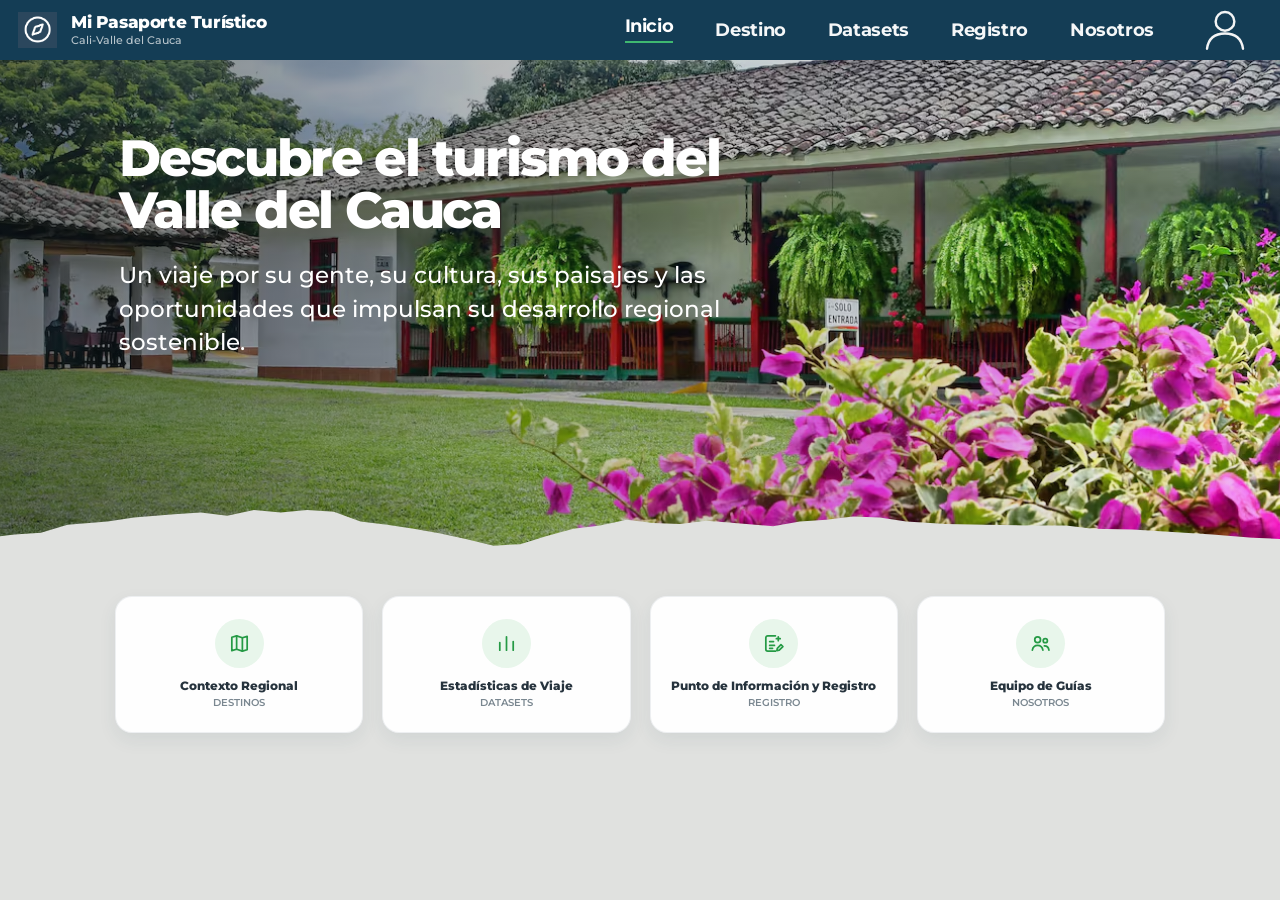
<file: index.html>
<!doctype html>
<html lang="es">
  <head>
    <meta charset="UTF-8" />
    <meta name="viewport" content="width=device-width, initial-scale=1.0" />
    <meta name="description" content="Mi pasaporte turístico del Valle del Cauca." />
    <title>Mi Pasaporte Turístico | Valle del Cauca</title>
    <link rel="preconnect" href="https://fonts.googleapis.com" />
    <link rel="preconnect" href="https://fonts.gstatic.com" crossorigin />
    <link href="https://fonts.googleapis.com/css2?family=Montserrat:wght@400;500;600;700;800&display=swap" rel="stylesheet" />
    <link rel="stylesheet" href="styles.css" />
    <style>
      .quick-icon svg {
        width: 23px;
        height: 23px;
        fill: none;
        stroke: #259a45;
        stroke-linecap: round;
        stroke-linejoin: round;
        stroke-width: 1.8;
      }
    </style>
  </head>
  <body>
    <header class="site-header">
      <a class="brand" href="index.html" aria-label="Mi Pasaporte Turístico, inicio">
        <span class="brand-mark"><img src="img/logo.png" alt="" /></span>
        <span class="brand-copy">
          <strong>Mi Pasaporte Turístico</strong>
          <small>Cali-Valle del Cauca</small>
        </span>
      </a>
      <nav class="main-nav" aria-label="Navegación principal">
        <a href="index.html">Inicio</a>
        <a href="destino.html">Destino</a>
        <a href="datasets.html">Datasets</a>
        <a href="registro.html">Registro</a>
        <a href="nosotros.html">Nosotros</a>
      </nav>
      <button class="profile-button" type="button" aria-label="Ir a contacto">
        <svg viewBox="0 0 32 32" aria-hidden="true">
          <circle cx="16" cy="10" r="6.5" />
          <path d="M3.5 29c1-7 5.2-10.5 12.5-10.5S27.5 22 28.5 29" />
        </svg>
      </button>
      <button class="menu-button" type="button" aria-label="Abrir menú" aria-expanded="false">
        <span></span><span></span><span></span>
      </button>
    </header>
    <main>
      <section class="home-hero" id="inicio">
        <div class="home-hero-image" role="img" aria-label="Casa tradicional del Valle del Cauca rodeada de flores"></div>
        <div class="home-shade"></div>
        <div class="home-copy">
          <h1>Descubre el turismo del<br class="desktop-break" /> Valle del Cauca</h1>
          <p>Un viaje por su gente, su cultura, sus paisajes y las<br class="desktop-break" /> oportunidades que impulsan su desarrollo regional<br class="desktop-break" /> sostenible.</p>
        </div>
        <div class="torn-edge" aria-hidden="true"></div>
      </section>
      <section class="quick-links" aria-label="Accesos rápidos">
        <a class="quick-link" href="destino.html">
          <span class="quick-icon">
            <svg viewBox="0 0 24 24" aria-hidden="true">
              <path d="M4 5.5 9 4l6 2 5-1.5v14L15 20l-6-2-5 1.5z" />
              <path d="M9 4v14M15 6v14" />
            </svg>
          </span>
          <span class="quick-title">Contexto Regional</span>
          <span class="quick-subtitle">DESTINOS</span>
        </a>
        <a class="quick-link" href="datasets.html">
          <span class="quick-icon">
            <svg viewBox="0 0 24 24" aria-hidden="true">
              <path d="M5 19V11M12 19V5M19 19v-9" />
            </svg>
          </span>
          <span class="quick-title">Estadísticas de Viaje</span>
          <span class="quick-subtitle">DATASETS</span>
        </a>
        <a class="quick-link" href="registro.html">
          <span class="quick-icon">
            <svg viewBox="0 0 24 24" aria-hidden="true">
              <path d="M14 4H6a2 2 0 0 0-2 2v12a2 2 0 0 0 2 2h8" />
              <path d="M17 5v4M15 7h4M8 10h4M8 14h5M8 17h3" />
              <path d="m16 17 3.8-3.8 2 2L18 19l-2.5.5z" />
            </svg>
          </span>
          <span class="quick-title">Punto de Información y Registro</span>
          <span class="quick-subtitle">REGISTRO</span>
        </a>
        <a class="quick-link" href="nosotros.html">
          <span class="quick-icon">
            <svg viewBox="0 0 24 24" aria-hidden="true">
              <circle cx="9" cy="8" r="3" />
              <path d="M3.5 19c.6-3.4 2.3-5 5.5-5s4.9 1.6 5.5 5" />
              <circle cx="17" cy="9" r="2.2" />
              <path d="M16 14.5c2.8-.1 4.4 1.4 4.8 4.5" />
            </svg>
          </span>
          <span class="quick-title">Equipo de Guías</span>
          <span class="quick-subtitle">NOSOTROS</span>
        </a>
      </section>
    </main>
    <script src="script.js"></script>
  </body>
</html>
</file>
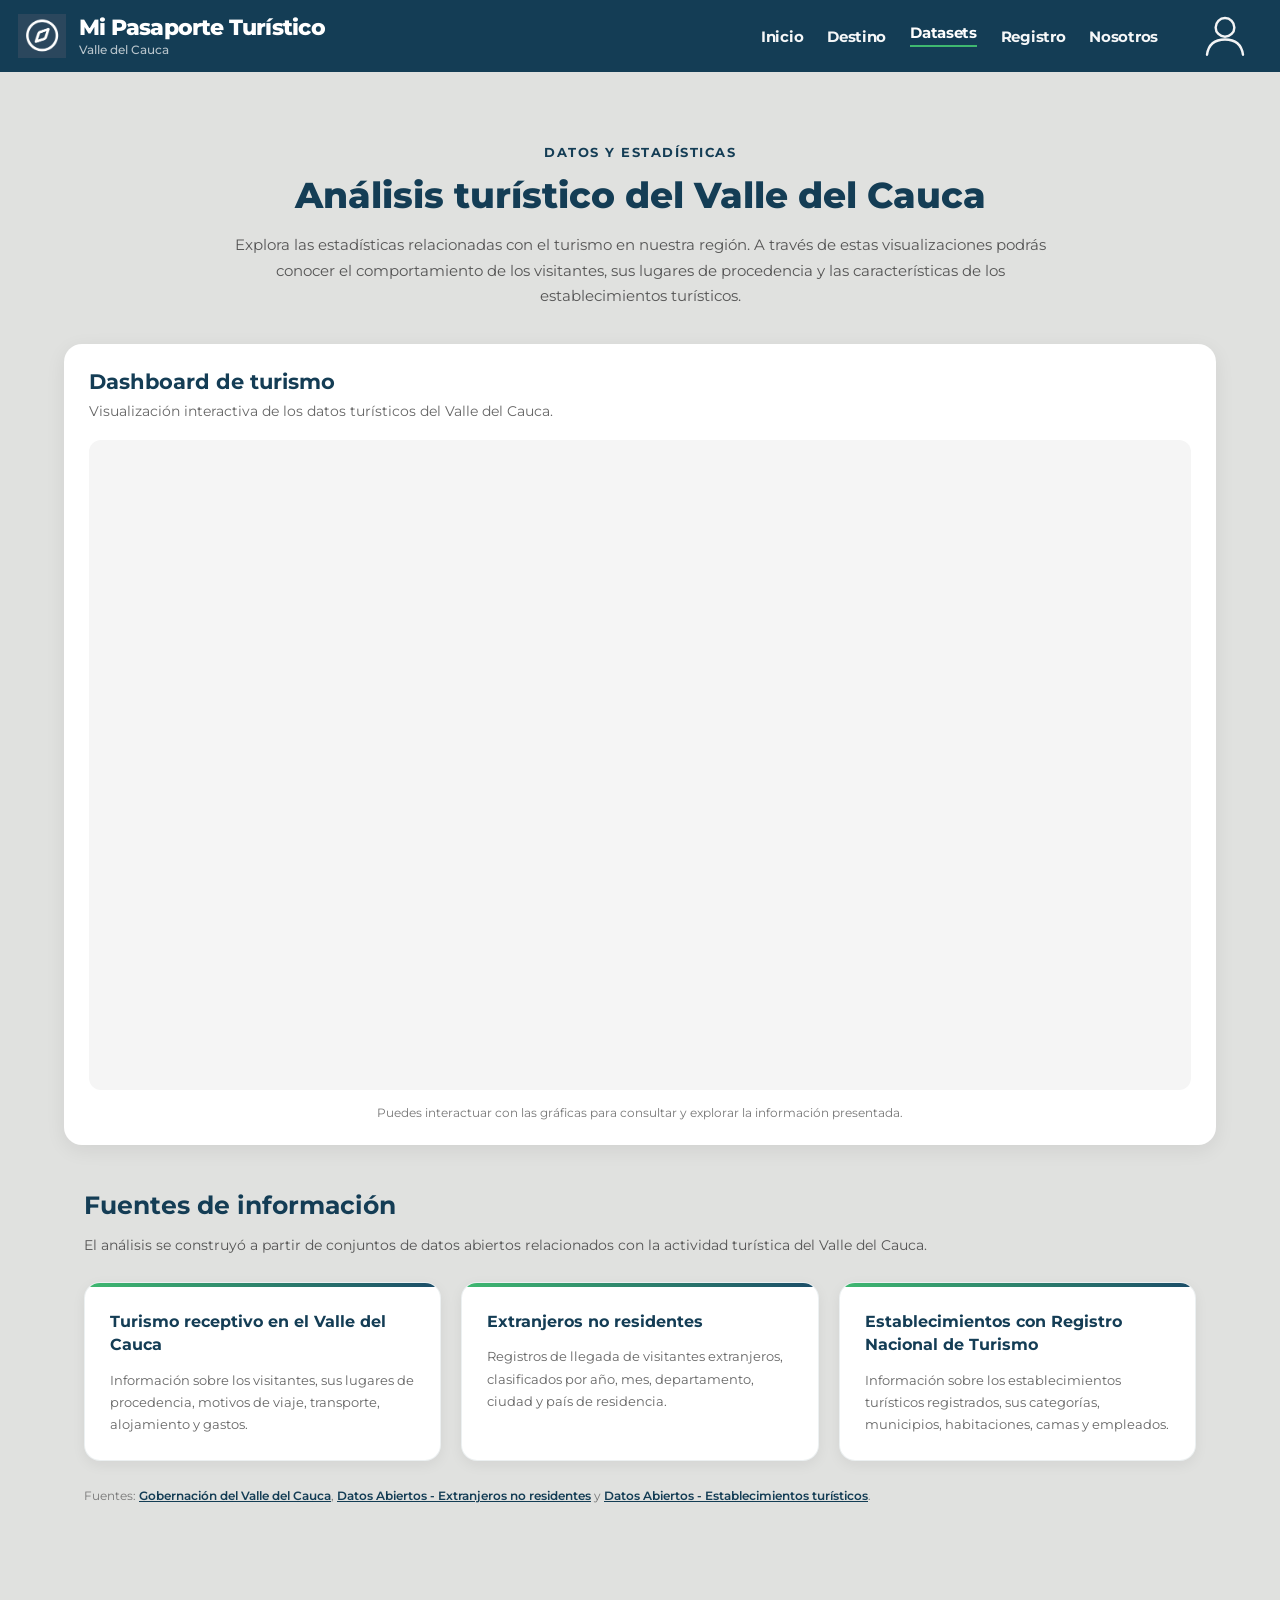
<file: datasets.html>
<!DOCTYPE html>
<html lang="es">
<head>
    <meta charset="UTF-8">
    <meta name="viewport" content="width=device-width, initial-scale=1.0">
    <meta name="description" content="Visualización de estadísticas y análisis del turismo en el Valle del Cauca.">

    <title>Estadísticas Turísticas | Mi Pasaporte Turístico</title>

    <link rel="preconnect" href="https://fonts.googleapis.com">
    <link rel="preconnect" href="https://fonts.gstatic.com" crossorigin>
    <link href="https://fonts.googleapis.com/css2?family=Montserrat:wght@400;500;600;700;800&display=swap" rel="stylesheet">

    <link rel="stylesheet" href="styles.css">
</head>

<body>

    <main class="page-shell">

        <header class="site-header">
            <div class="brand" aria-label="Mi Pasaporte Turístico">
                <div class="brand-mark-wrap">
                    <img src="img/logo.png" alt="Mi Pasaporte Turístico">
                </div>

                <div class="brand-text">
                    <strong>Mi Pasaporte Turístico</strong>
                    <small>Valle del Cauca</small>
                </div>
            </div>

            <nav class="main-nav" aria-label="Navegación principal">
                <a href="index.html#inicio">Inicio</a>
                <a href="destino.html">Destino</a>
                <a href="datasets.html">Datasets</a>
                <a href="registro.html">Registro</a>
                <a href="nosotros.html">Nosotros</a>
            </nav>

            <button class="profile-button" aria-label="Abrir perfil">
                <svg viewBox="0 0 32 32" aria-hidden="true">
                    <circle cx="16" cy="10" r="6.5"/>
                    <path d="M3.5 29c1-7 5.2-10.5 12.5-10.5S27.5 22 28.5 29"/>
                </svg>
            </button>
            <button class="menu-button" type="button" aria-label="Abrir menú" aria-expanded="false">
                <span></span><span></span><span></span>
            </button>
        </header>

        <section class="datasets-section" id="datasets">

            <div class="datasets-heading">
                <span class="datasets-eyebrow">Datos y estadísticas</span>

                <h1>Análisis turístico del Valle del Cauca</h1>

                <p>
                    Explora las estadísticas relacionadas con el turismo
                    en nuestra región. A través de estas visualizaciones
                    podrás conocer el comportamiento de los visitantes,
                    sus lugares de procedencia y las características
                    de los establecimientos turísticos.
                </p>
            </div>

            <div class="powerbi-card">

                <div class="powerbi-card-heading">
                    <div>
                        <h2>Dashboard de turismo</h2>
                        <p>
                            Visualización interactiva de los datos turísticos
                            del Valle del Cauca.
                        </p>
                    </div>
                </div>

                <div class="powerbi-container">
                    <iframe
                        title="Power BI - Estadísticas turísticas"
                        src="https://app.powerbi.com/view?r=eyJrIjoiMWMzY2FkZTEtNTdmZS00NWM5LWFhOTItZjM5NDRjZDlkNWZmIiwidCI6IjZjYTM0YWUxLTQ2NmYtNDRiYy1hN2FhLTBhYzVhNzhjNjFiMSIsImMiOjR9"
                        allowfullscreen="true">
                    </iframe>
                </div>

                <p class="powerbi-note">
                    Puedes interactuar con las gráficas para consultar
                    y explorar la información presentada.
                </p>

            </div>

            <div class="datasets-information">

                <h2>Fuentes de información</h2>

                <p>
                    El análisis se construyó a partir de conjuntos de datos
                    abiertos relacionados con la actividad turística
                    del Valle del Cauca.
                </p>

                <div class="sources-grid">

                    <article class="source-card">
                        <h3>Turismo receptivo en el Valle del Cauca</h3>
                        <p>
                            Información sobre los visitantes, sus lugares
                            de procedencia, motivos de viaje, transporte,
                            alojamiento y gastos.
                        </p>
                    </article>

                    <article class="source-card">
                        <h3>Extranjeros no residentes</h3>
                        <p>
                            Registros de llegada de visitantes extranjeros,
                            clasificados por año, mes, departamento,
                            ciudad y país de residencia.
                        </p>
                    </article>

                    <article class="source-card">
                        <h3>Establecimientos con Registro Nacional de Turismo</h3>
                        <p>
                            Información sobre los establecimientos
                            turísticos registrados, sus categorías,
                            municipios, habitaciones, camas y empleados.
                        </p>
                    </article>

                </div>

                <p class="sources-note">
                    Fuentes:
                    <a href="https://datosabiertos.valledelcauca.gov.co/es/dataset/turismo-receptivo-en-el-valle-del-cauca" target="_blank" rel="noreferrer">Gobernación del Valle del Cauca</a>,
                    <a href="https://www.datos.gov.co/Comercio-Industria-y-Turismo/Extranjeros-No-Residentes/7wm8-w5ad" target="_blank" rel="noreferrer">Datos Abiertos - Extranjeros no residentes</a>
                    y
                    <a href="https://www.datos.gov.co/Comercio-Industria-y-Turismo/Establecimientos-con-Registro-Nacional-del-Sector-/96r6-c6gb" target="_blank" rel="noreferrer">Datos Abiertos - Establecimientos turísticos</a>.
                </p>

            </div>

        </section>

    </main>

    <script src="script.js"></script>

</body>
</html>
</file>
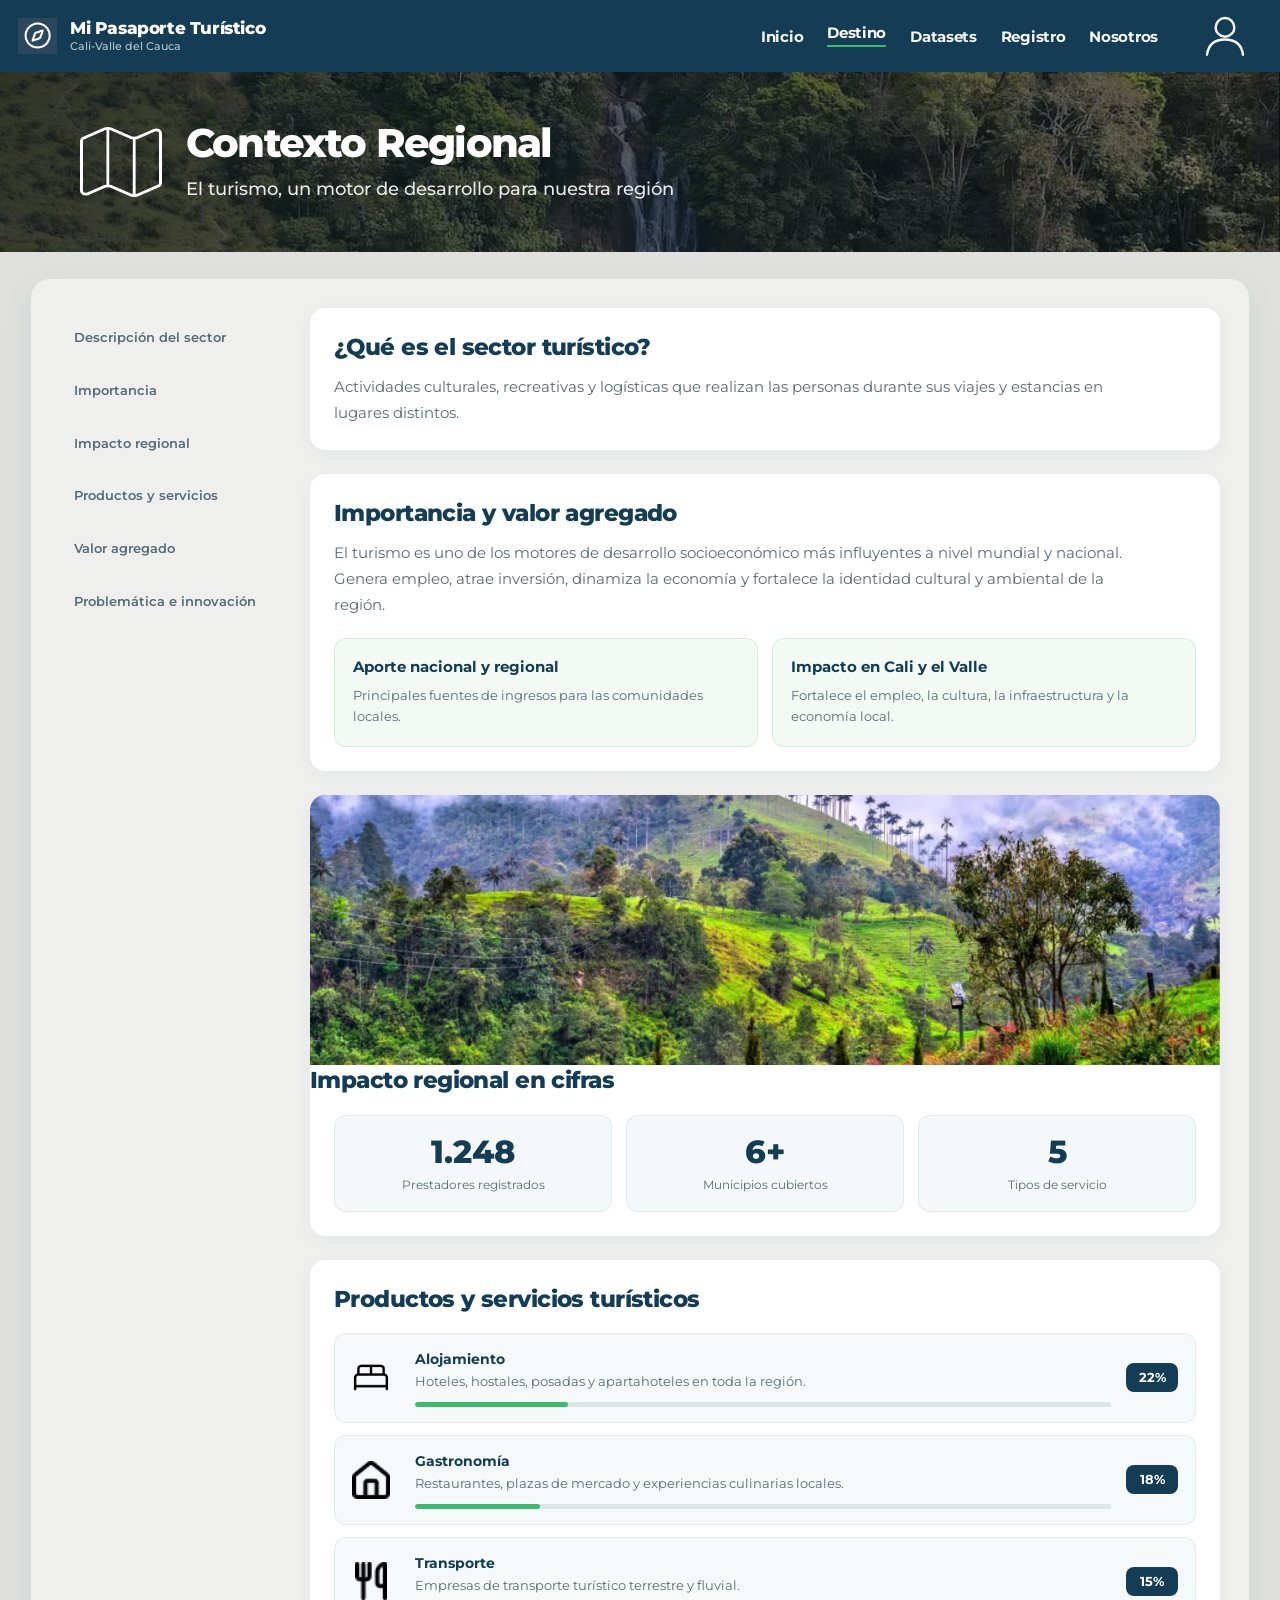
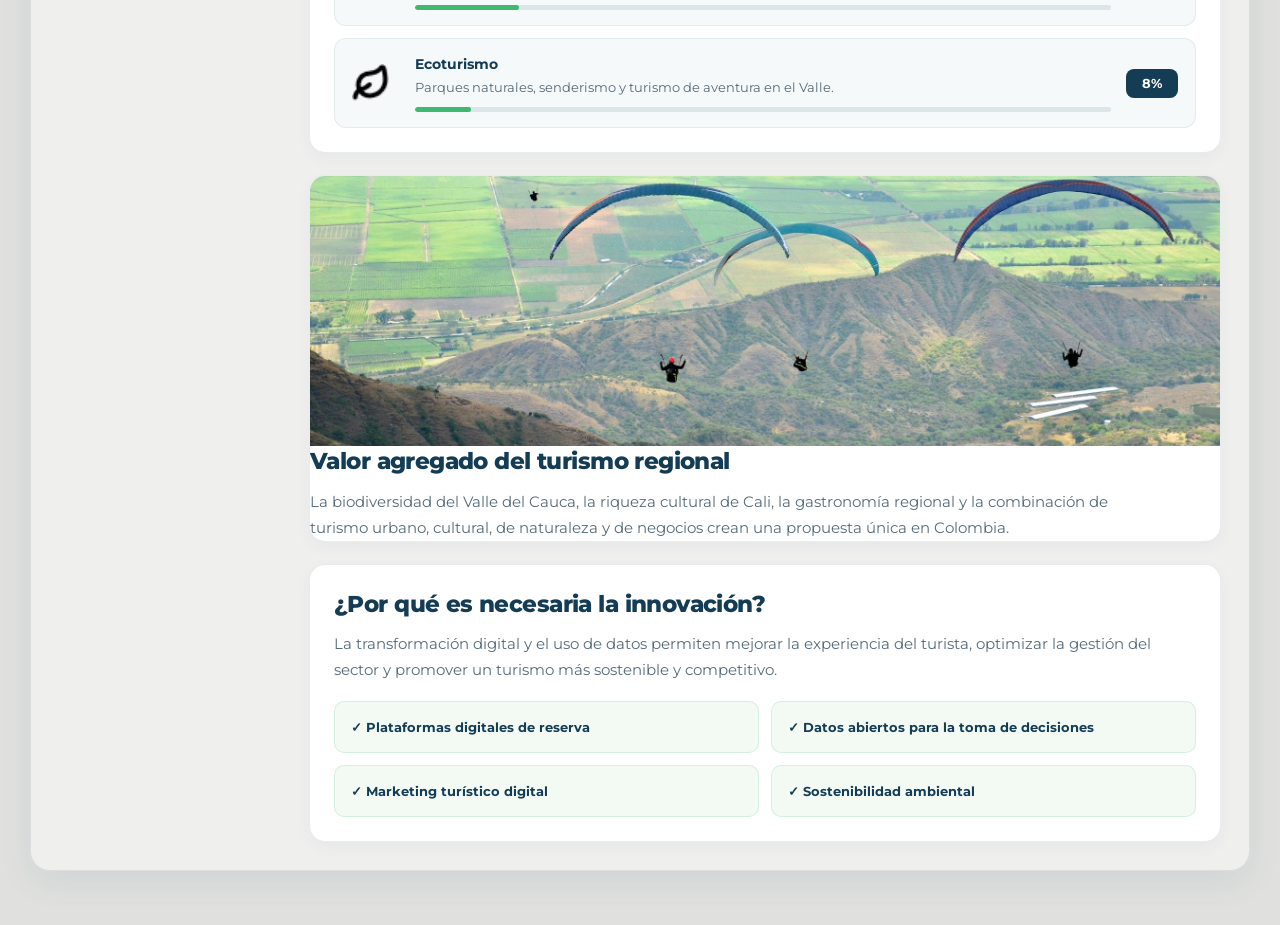
<file: destino.html>
<!doctype html>
<html lang="es">
<head><meta charset="UTF-8" /><meta name="viewport" content="width=device-width, initial-scale=1.0" /><title>Contexto Regional | Mi Pasaporte Turístico</title><link rel="preconnect" href="https://fonts.googleapis.com" /><link rel="preconnect" href="https://fonts.gstatic.com" crossorigin /><link href="https://fonts.googleapis.com/css2?family=Montserrat:wght@400;500;600;700;800&display=swap" rel="stylesheet" /><link rel="stylesheet" href="styles.css" /></head>
<body><header class="site-header"><a class="brand" href="index.html"><span class="brand-mark"><img src="img/logo.png" alt="" /></span><span class="brand-copy"><strong>Mi Pasaporte Turístico</strong><small>Cali-Valle del Cauca</small></span></a><nav class="main-nav" aria-label="Navegación principal"><a href="index.html">Inicio</a><a href="destino.html">Destino</a><a href="datasets.html">Datasets</a><a href="registro.html">Registro</a><a href="nosotros.html">Nosotros</a></nav><button class="profile-button" type="button" aria-label="Ir a contacto"><svg viewBox="0 0 32 32" aria-hidden="true"><circle cx="16" cy="10" r="6.5" /><path d="M3.5 29c1-7 5.2-10.5 12.5-10.5S27.5 22 28.5 29" /></svg></button><button class="menu-button" type="button" aria-label="Abrir menú" aria-expanded="false"><span></span><span></span><span></span></button></header>
<main class="regional-page"><div class="section-hero regional-hero"><div class="section-hero-content"><img src="img/Vector.png" alt="" /><div><h2>Contexto Regional</h2><p>El turismo, un motor de desarrollo para nuestra región</p></div></div></div><div class="regional-layout"><nav class="side-nav" aria-label="Secciones del contexto regional"><a href="#descripcion">Descripción del sector</a><a href="#importancia">Importancia</a><a href="#impacto">Impacto regional</a><a href="#productos">Productos y servicios</a><a href="#valor">Valor agregado</a><a href="#innovacion">Problemática e innovación</a></nav><div class="regional-content"><section id="descripcion"><h3>¿Qué es el sector turístico?</h3><p>Actividades culturales, recreativas y logísticas que realizan las personas durante sus viajes y estancias en lugares distintos.</p></section><section id="importancia"><h3>Importancia y valor agregado</h3><p>El turismo es uno de los motores de desarrollo socioeconómico más influyentes a nivel mundial y nacional. Genera empleo, atrae inversión, dinamiza la economía y fortalece la identidad cultural y ambiental de la región.</p><div class="highlight-grid"><article><strong>Aporte nacional y regional</strong><span>Principales fuentes de ingresos para las comunidades locales.</span></article><article><strong>Impacto en Cali y el Valle</strong><span>Fortalece el empleo, la cultura, la infraestructura y la economía local.</span></article></div></section><section class="regional-card" id="impacto"><div class="card-image impact-image"></div><h3>Impacto regional en cifras</h3><div class="stats-row"><div><strong>1.248</strong><span>Prestadores registrados</span></div><div><strong>6+</strong><span>Municipios cubiertos</span></div><div><strong>5</strong><span>Tipos de servicio</span></div></div></section><section id="productos"><h3>Productos y servicios turísticos</h3><div class="service-list"><article><img src="img/bed-double.png" alt="" /><div><strong>Alojamiento</strong><span>Hoteles, hostales, posadas y apartahoteles en toda la región.</span><i><b style="width:22%"></b></i></div><em>22%</em></article><article><img src="img/Group (3).png" alt="" /><div><strong>Gastronomía</strong><span>Restaurantes, plazas de mercado y experiencias culinarias locales.</span><i><b style="width:18%"></b></i></div><em>18%</em></article><article><img src="img/Vector (2).png" alt="" /><div><strong>Transporte</strong><span>Empresas de transporte turístico terrestre y fluvial.</span><i><b style="width:15%"></b></i></div><em>15%</em></article><article><img src="img/leaf.png" alt="" /><div><strong>Ecoturismo</strong><span>Parques naturales, senderismo y turismo de aventura en el Valle.</span><i><b style="width:8%"></b></i></div><em>8%</em></article></div></section><section class="regional-card value-card" id="valor"><div class="card-image value-image"></div><h3>Valor agregado del turismo regional</h3><p>La biodiversidad del Valle del Cauca, la riqueza cultural de Cali, la gastronomía regional y la combinación de turismo urbano, cultural, de naturaleza y de negocios crean una propuesta única en Colombia.</p></section><section id="innovacion"><h2>¿Por qué es necesaria la innovación?</h2><p>La transformación digital y el uso de datos permiten mejorar la experiencia del turista, optimizar la gestión del sector y promover un turismo más sostenible y competitivo.</p><div class="innovation-grid"><strong>✓ Plataformas digitales de reserva</strong><strong>✓ Datos abiertos para la toma de decisiones</strong><strong>✓ Marketing turístico digital</strong><strong>✓ Sostenibilidad ambiental</strong></div></section></div></div></main><script src="script.js"></script></body>
</html>
</file>
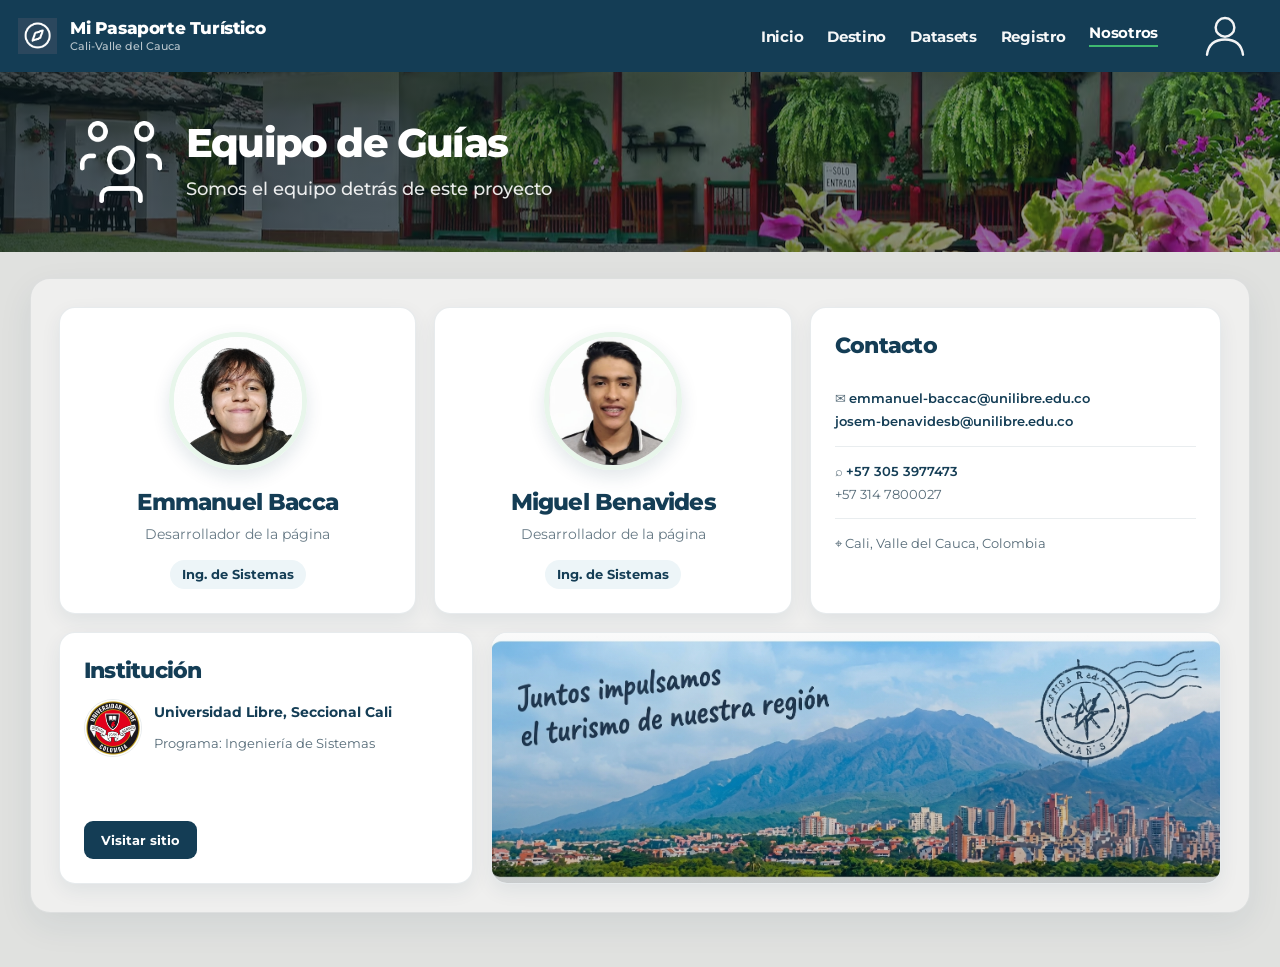
<file: nosotros.html>
<!doctype html>
<html lang="es">
<head><meta charset="UTF-8" /><meta name="viewport" content="width=device-width, initial-scale=1.0" /><title>Nosotros | Mi Pasaporte Turístico</title><link rel="preconnect" href="https://fonts.googleapis.com" /><link rel="preconnect" href="https://fonts.gstatic.com" crossorigin /><link href="https://fonts.googleapis.com/css2?family=Montserrat:wght@400;500;600;700;800&display=swap" rel="stylesheet" /><link rel="stylesheet" href="styles.css" /></head>
<body><header class="site-header"><a class="brand" href="index.html"><span class="brand-mark"><img src="img/logo.png" alt="" /></span><span class="brand-copy"><strong>Mi Pasaporte Turístico</strong><small>Cali-Valle del Cauca</small></span></a><nav class="main-nav" aria-label="Navegación principal"><a href="index.html">Inicio</a><a href="destino.html">Destino</a><a href="datasets.html">Datasets</a><a href="registro.html">Registro</a><a href="nosotros.html">Nosotros</a></nav><button class="profile-button" type="button" aria-label="Ir a contacto"><svg viewBox="0 0 32 32" aria-hidden="true"><circle cx="16" cy="10" r="6.5" /><path d="M3.5 29c1-7 5.2-10.5 12.5-10.5S27.5 22 28.5 29" /></svg></button><button class="menu-button" type="button" aria-label="Abrir menú" aria-expanded="false"><span></span><span></span><span></span></button></header>
<main class="team-page"><div class="section-hero team-hero"><div class="section-hero-content"><img src="img/Group (19).png" alt="" /><div><h2>Equipo de Guías</h2><p>Somos el equipo detrás de este proyecto</p></div></div></div><div class="team-shell"><div class="team-grid"><article class="member-card"><img src="img/ChatGPT Image 29 sept 2026, 11_54_32 p.m..png" alt="Emmanuel Bacca" /><h3>Emmanuel Bacca</h3><p>Desarrollador de la página</p><strong>Ing. de Sistemas</strong></article><article class="member-card"><img src="img/miguel.jpeg" alt="Miguel Benavides" /><h3>Miguel Benavides</h3><p>Desarrollador de la página</p><strong>Ing. de Sistemas</strong></article><aside class="contact-card"><h3>Contacto</h3><p>✉ <a href="mailto:emmanuel-baccac@unilibre.edu.co">emmanuel-baccac@unilibre.edu.co</a><br /><a href="mailto:josem-benavidesb@unilibre.edu.co">josem-benavidesb@unilibre.edu.co</a></p><p>⌕ <a href="tel:+573053977473">+57 305 3977473</a><br />+57 314 7800027</p><p>⌖ Cali, Valle del Cauca, Colombia</p></aside></div><div class="institution-row"><article class="institution-card"><h3>Institución</h3><p><img src="img/images.jpg" alt="Universidad Libre" /><strong>Universidad Libre, Seccional Cali</strong><span>Programa: Ingeniería de Sistemas</span></p><a href="https://www.unilibre.edu.co/" target="_blank" rel="noreferrer">Visitar sitio</a></article><article class="scenic-card"><img src="img/Gemini_Generated_Image_jcgypgjcgypgjcgy.jpg" alt="Paisaje del Valle del Cauca" /></article></div></div></main><script src="script.js"></script></body>
</html>
</file>
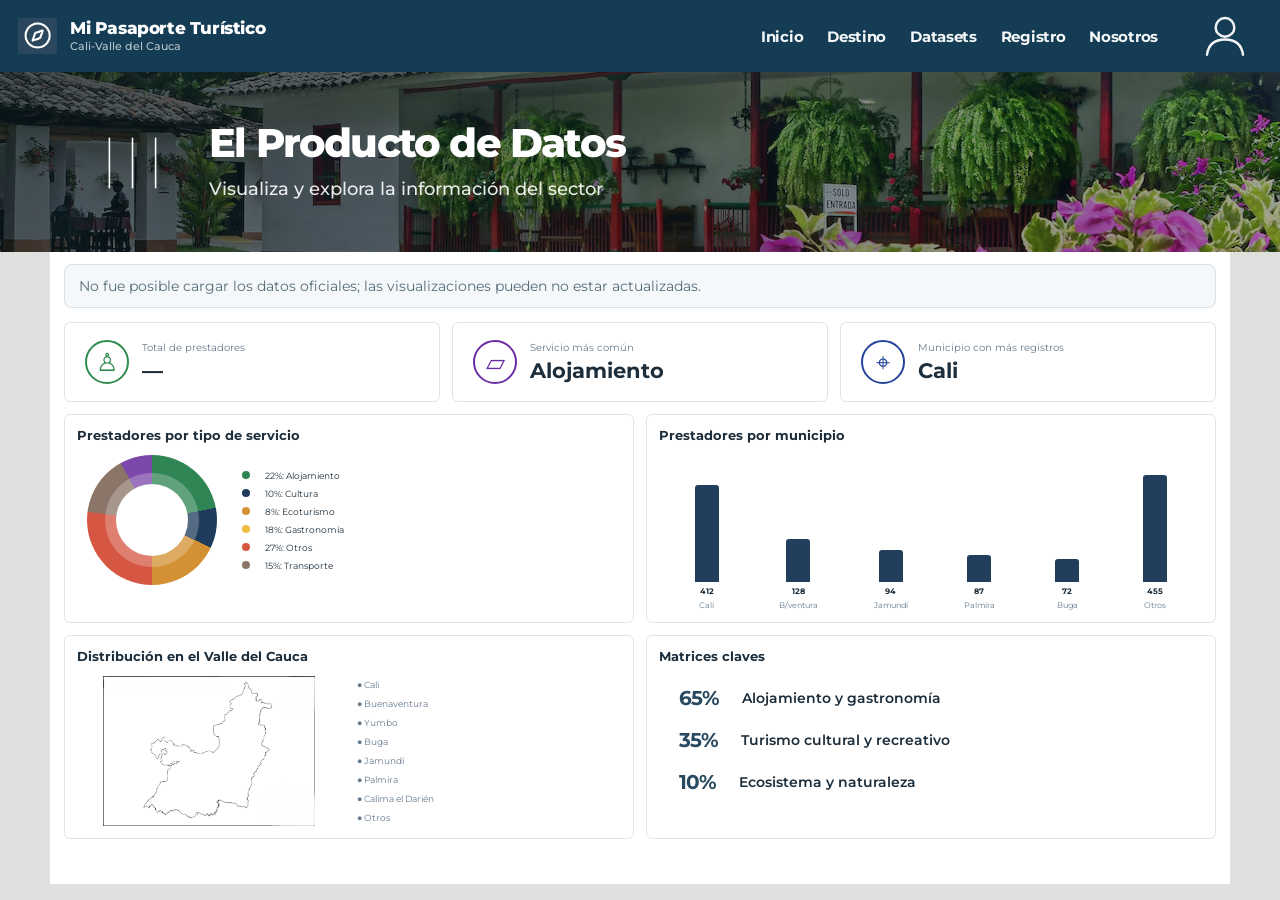
<file: producto.html>
<!doctype html>
<html lang="es">
<head><meta charset="UTF-8" /><meta name="viewport" content="width=device-width, initial-scale=1.0" /><title>El Producto de Datos | Mi Pasaporte Turístico</title><link rel="preconnect" href="https://fonts.googleapis.com" /><link rel="preconnect" href="https://fonts.gstatic.com" crossorigin /><link href="https://fonts.googleapis.com/css2?family=Montserrat:wght@400;500;600;700;800&display=swap" rel="stylesheet" /><link rel="stylesheet" href="styles.css" /><style>.hero-icon{width:105px;height:105px;fill:none;stroke:#fff;stroke-linecap:round;stroke-linejoin:round;stroke-width:1.5}.product-hero:before{background:linear-gradient(90deg,rgba(10,24,29,.72),rgba(10,24,29,.38)),url("img/fondovalle.png") center/cover}.product-shell{max-width:1180px;margin:auto;padding:12px 14px 45px;background:#fff}.product-stats{display:grid;grid-template-columns:repeat(3,1fr);gap:12px;margin-bottom:12px}.product-stats article{display:flex;align-items:center;gap:13px;border:1px solid #dfe5e8;border-radius:6px;padding:12px 20px;min-height:80px}.product-icon{width:44px;height:44px;border:2px solid currentColor;border-radius:50%;display:grid;place-items:center;font-size:25px}.product-icon.green{color:#308b50}.product-icon.purple{color:#6b2da2}.product-icon.blue{color:#24439a}.product-stats small{display:block;color:#65798b;font-size:10px}.product-stats strong{display:block;font-size:21px;margin-top:4px}.product-panels{display:grid;grid-template-columns:1fr 1fr;gap:12px}.product-panel{min-height:190px;border:1px solid #dfe5e8;border-radius:6px;padding:12px}.product-panel h3{font-size:13px;margin:0 0 12px}.donut-layout{display:grid;grid-template-columns:150px 1fr;align-items:center;gap:15px}.donut-chart{width:130px;height:130px;border-radius:50%;margin:auto;background:conic-gradient(#2f8554 0 22%,#203c5d 22% 32%,#d39133 32% 50%,#d55642 50% 77%,#8b7568 77% 92%,#7c48aa 92% 100%);position:relative}.donut-chart:after{content:"";position:absolute;inset:29px;background:#fff;border-radius:50%}.legend{list-style:none;padding:0;margin:0;display:grid;gap:7px;font-size:9px}.dot{width:8px;height:8px;border-radius:50%;display:inline-block;margin-right:5px}.green-dot{background:#2f8554}.blue-dot{background:#203c5d}.orange-dot{background:#d39133}.gold-dot{background:#f0bd44}.red-dot{background:#d55642}.brown-dot{background:#8b7568}.bars-layout{height:145px;display:flex;align-items:end;justify-content:space-around;gap:8px;padding:10px 8px 0}.bars-layout>div{height:100%;display:flex;flex-direction:column;align-items:center;justify-content:end;gap:4px;min-width:32px}.bars-layout i{display:block;width:24px;background:#213e5c;border-radius:3px 3px 0 0;min-height:12px}.bars-layout b{font-size:8px}.bars-layout small{font-size:8px;color:#65798b;text-align:center}.product-panel .map-layout{display:grid;grid-template-columns:1fr 1fr;align-items:center;gap:16px}.product-panel .map-layout>img{width:100%;max-height:150px;object-fit:contain}.map-legend{display:grid;gap:8px;font-size:9px;color:#65798b}.matrix-list{list-style:none;padding:10px 20px;margin:0;display:grid;gap:18px;font-size:12px}.matrix-list li{display:flex;gap:14px;align-items:center}.matrix-list strong{font-size:20px;color:#294961}@media(max-width:800px){.product-stats,.product-panels{grid-template-columns:1fr}.product-shell{padding-left:10px;padding-right:10px}.donut-layout{grid-template-columns:130px 1fr}}</style></head>
<body><header class="site-header"><a class="brand" href="index.html"><span class="brand-mark"><img src="img/logo.png" alt="" /></span><span class="brand-copy"><strong>Mi Pasaporte Turístico</strong><small>Cali-Valle del Cauca</small></span></a><nav class="main-nav" aria-label="Navegación principal"><a href="index.html">Inicio</a><a href="destino.html">Destino</a><a href="datasets.html">Datasets</a><a href="registro.html">Registro</a><a href="nosotros.html">Nosotros</a></nav><button class="profile-button" type="button" aria-label="Ir a contacto"><svg viewBox="0 0 32 32" aria-hidden="true"><circle cx="16" cy="10" r="6.5" /><path d="M3.5 29c1-7 5.2-10.5 12.5-10.5S27.5 22 28.5 29" /></svg></button><button class="menu-button" type="button" aria-label="Abrir menú" aria-expanded="false"><span></span><span></span><span></span></button></header><main class="product-page"><div class="section-hero product-hero"><div class="section-hero-content"><svg class="hero-icon" viewBox="0 0 100 100" aria-hidden="true"><path d="M28 74V27M50 74V27M72 74V27" /></svg><div><h2>El Producto de Datos</h2><p>Visualiza y explora la información del sector</p></div></div></div><div class="product-shell"><div class="product-stats"><article><span class="product-icon green">♙</span><div><small>Total de prestadores</small><strong>1.248</strong></div></article><article><span class="product-icon purple">▱</span><div><small>Servicio más común</small><strong>Alojamiento</strong></div></article><article><span class="product-icon blue">⌖</span><div><small>Municipio con más registros</small><strong>Cali</strong></div></article></div><div class="product-panels"><article class="product-panel"><h3>Prestadores por tipo de servicio</h3><div class="donut-layout"><div class="donut-chart"></div><ul class="legend"><li><b class="dot green-dot"></b>22%: Alojamiento</li><li><b class="dot blue-dot"></b>10%: Cultura</li><li><b class="dot orange-dot"></b>8%: Ecoturismo</li><li><b class="dot gold-dot"></b>18%: Gastronomía</li><li><b class="dot red-dot"></b>27%: Otros</li><li><b class="dot brown-dot"></b>15%: Transporte</li></ul></div></article><article class="product-panel"><h3>Prestadores por municipio</h3><div class="bars-layout"><div><i style="height:72%"></i><b>412</b><small>Cali</small></div><div><i style="height:32%"></i><b>128</b><small>B/ventura</small></div><div><i style="height:24%"></i><b>94</b><small>Jamundí</small></div><div><i style="height:20%"></i><b>87</b><small>Palmira</small></div><div><i style="height:17%"></i><b>72</b><small>Buga</small></div><div><i style="height:80%"></i><b>455</b><small>Otros</small></div></div></article><article class="product-panel"><h3>Distribución en el Valle del Cauca</h3><div class="map-layout"><img src="img/mapa-departamento-valle-del-cauca-contorno.png" alt="Mapa del Valle del Cauca" /><div class="map-legend"><span>● Cali</span><span>● Buenaventura</span><span>● Yumbo</span><span>● Buga</span><span>● Jamundí</span><span>● Palmira</span><span>● Calima el Darién</span><span>● Otros</span></div></div></article><article class="product-panel"><h3>Matrices claves</h3><ul class="matrix-list"><li><strong>65%</strong> Alojamiento y gastronomía</li><li><strong>35%</strong> Turismo cultural y recreativo</li><li><strong>10%</strong> Ecosistema y naturaleza</li></ul></article></div></div></main><script src="script.js"></script></body>
</html>
</file>
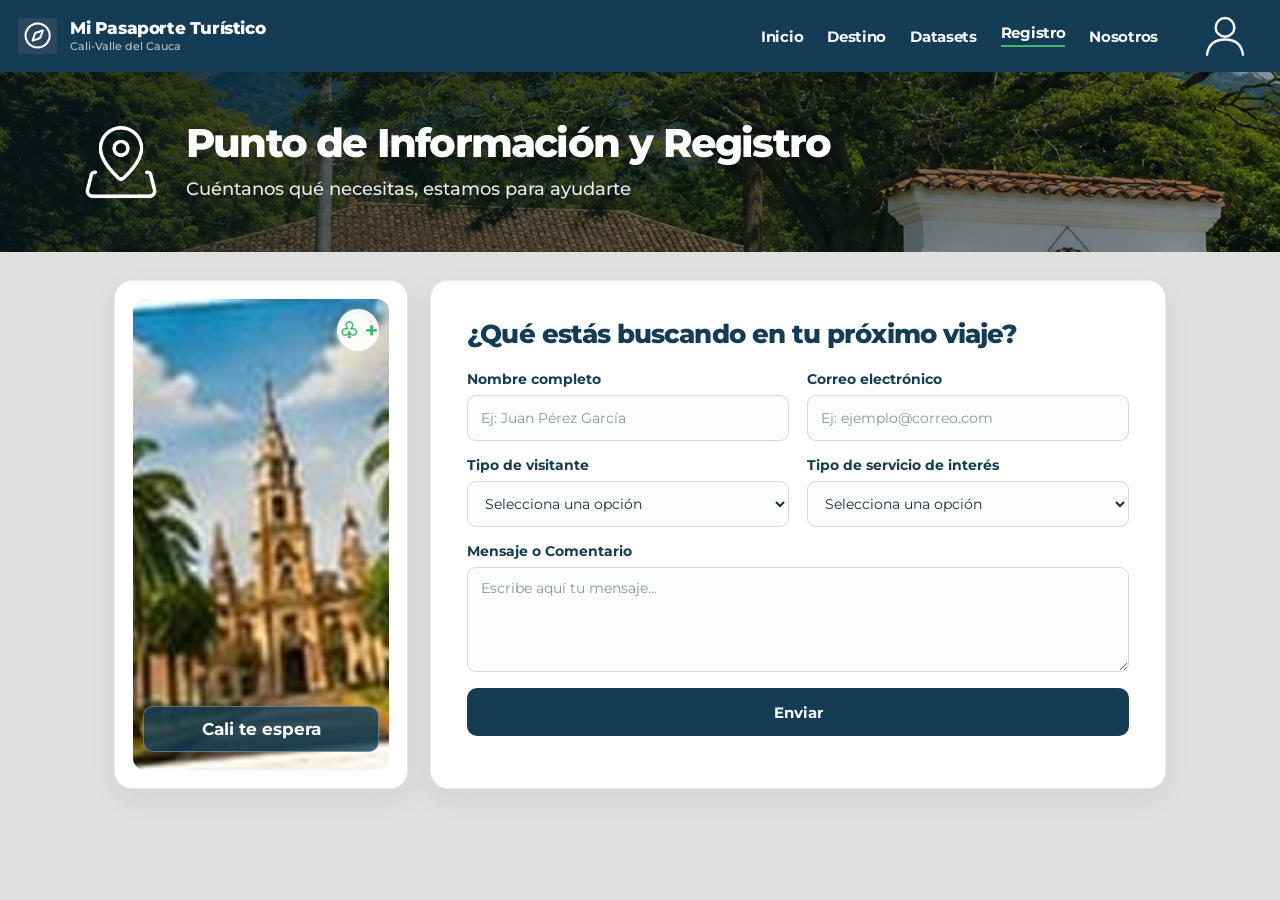
<file: registro.html>
<!doctype html>
<html lang="es">
<head><meta charset="UTF-8" /><meta name="viewport" content="width=device-width, initial-scale=1.0" /><title>Registro | Mi Pasaporte Turístico</title><link rel="preconnect" href="https://fonts.googleapis.com" /><link rel="preconnect" href="https://fonts.gstatic.com" crossorigin /><link href="https://fonts.googleapis.com/css2?family=Montserrat:wght@400;500;600;700;800&display=swap" rel="stylesheet" /><link rel="stylesheet" href="styles.css" /></head>
<body><header class="site-header"><a class="brand" href="index.html"><span class="brand-mark"><img src="img/logo.png" alt="" /></span><span class="brand-copy"><strong>Mi Pasaporte Turístico</strong><small>Cali-Valle del Cauca</small></span></a><nav class="main-nav" aria-label="Navegación principal"><a href="index.html">Inicio</a><a href="destino.html">Destino</a><a href="datasets.html">Datasets</a><a href="registro.html">Registro</a><a href="nosotros.html">Nosotros</a></nav><button class="profile-button" type="button" aria-label="Ir a contacto"><svg viewBox="0 0 32 32" aria-hidden="true"><circle cx="16" cy="10" r="6.5" /><path d="M3.5 29c1-7 5.2-10.5 12.5-10.5S27.5 22 28.5 29" /></svg></button><button class="menu-button" type="button" aria-label="Abrir menú" aria-expanded="false"><span></span><span></span><span></span></button></header>
<main class="register-page"><div class="section-hero register-hero"><div class="section-hero-content"><img src="img/map-pinned.png" alt="" /><div><h2>Punto de Información y Registro</h2><p>Cuéntanos qué necesitas, estamos para ayudarte</p></div></div></div><div class="register-layout"><aside><img src="img/cali landmark photo.png" alt="Cali, Valle del Cauca" /><em>Cali te espera</em><span>♧ +</span></aside><form id="regionalForm" novalidate><h2>¿Qué estás buscando en tu próximo viaje?</h2><label>Nombre completo<input name="nombre" placeholder="Ej: Juan Pérez García" required /></label><label>Correo electrónico<input type="email" name="email" placeholder="Ej: ejemplo@correo.com" required /></label><label>Tipo de visitante<select name="tipoVisitante" required><option value="">Selecciona una opción</option><option>Turista</option><option>Estudiante</option><option>Empresario</option><option>Familia</option></select></label><label>Tipo de servicio de interés<select name="tipoServicio" required><option value="">Selecciona una opción</option><option>Hospedaje</option><option>Gastronomía</option><option>Transporte</option><option>Tour</option><option>Cultura</option></select></label><label>Mensaje o Comentario<textarea name="mensaje" rows="3" placeholder="Escribe aquí tu mensaje..."></textarea></label><p class="required-note">Este campo es obligatorio</p><button class="submit-button" type="submit">Enviar</button><div class="form-status" id="formStatus" aria-live="polite"></div></form></div></main><script src="script.js"></script></body>
</html>
</file>
<file: styles.css>
:root {
  --navy: #143d55;
  --navy-soft: #1b4c68;
  --bg: #e0e1df;
  --card-bg: rgba(255, 255, 255, 0.08);
  --panel: #efefee;
  --white: #ffffff;
  --ink: #1c2d3b;
  --muted: #566b78;
  --line: rgba(17, 42, 52, 0.18);
  --green: #3fb870;
  --purple: #9d5fe8;
  --blue: #2d7fe6;
  --gold: #f0b941;
  --orange: #e78c52;
  --red: #d95a4a;
  --brown: #8a6c5d;
}

* {
  box-sizing: border-box;
}

html {
  scroll-behavior: smooth;
}

body {
  margin: 0;
  background: var(--bg);
  color: var(--ink);
  font-family: "Montserrat", sans-serif;
}

a {
  text-decoration: none;
  color: inherit;
}

img {
  display: block;
  max-width: 100%;
}

button,
input,
select,
textarea {
  font: inherit;
}

svg {
  display: block;
}

.page-shell {
  min-height: 100vh;
  background: var(--bg);
}


.site-header {
  background: var(--navy);
  color: var(--white);
  display: flex;
  align-items: center;
  justify-content: space-between;
  gap: 18px;
  padding: 0 22px 0 14px;
  height: 88px;
  position: relative;
  z-index: 10;
}

.brand {
  display: flex;
  align-items: center;
  gap: 14px;
  min-width: 310px;
}

.brand-mark-wrap {
  width: 72px;
  height: 72px;
  border-radius: 50%;
  background: transparent;
  display: flex;
  align-items: center;
  justify-content: center;
  padding: 0;
}

.brand-mark-wrap img {
  width: 100%;
  height: 100%;
  object-fit: contain;
  filter: none;
}

.brand-text {
  display: flex;
  flex-direction: column;
  justify-content: center;
  gap: 2px;
}

.brand-text strong {
  font-size: 2rem;
  font-weight: 800;
  line-height: 1.1;
  letter-spacing: -0.04em;
}

.brand-text small {
  font-size: 1.05rem;
  color: rgba(255, 255, 255, 0.7);
  font-weight: 500;
}

.main-nav {
  display: flex;
  align-items: center;
  justify-content: center;
  gap: 42px;
  margin-left: auto;
  margin-right: 26px;
  flex-wrap: nowrap;
}

.main-nav a {
  color: rgba(255, 255, 255, 0.96);
  font-size: 1.15rem;
  font-weight: 700;
  line-height: 1;
  letter-spacing: -0.02em;
  transition: opacity 0.2s ease;
}

.main-nav a:hover {
  opacity: 0.75;
}

.profile-button {
  width: 54px;
  height: 54px;
  border: 0;
  background: transparent;
  padding: 0;
  cursor: pointer;
  color: #fff;
  display: flex;
  align-items: center;
  justify-content: center;
}

.profile-button svg {
  width: 46px;
  height: 46px;
  stroke: #f3f4f5;
  fill: none;
  stroke-width: 1.7;
  stroke-linecap: round;
}


.hero-section {
  position: relative;
  min-height: 320px;
  overflow: hidden;
  background: #dfe2df;
  border-bottom: 1px solid rgba(14, 32, 39, 0.08);
}

.hero-bg {
  position: absolute;
  inset: 0;
  background-image: url("img/biodiversidad-en-el-Valle-del-Cauca-1024x576.jpg");
  background-size: cover;
  background-position: center center;
  filter: saturate(0.9) contrast(1.04);
}

.hero-section::after {
  content: "";
  position: absolute;
  inset: 0;
  background: rgba(0, 0, 0, 0.12);
}

.hero-ornament {
  position: absolute;
  z-index: 1;
  background: rgba(255, 255, 255, 0.08);
  border-radius: 18px;
  border: 1px solid rgba(255, 255, 255, 0.08);
  transform: rotate(-6deg);
}

.hero-ornament-left {
  left: 86px;
  top: 26px;
  width: 180px;
  height: 170px;
  opacity: 0.16;
}

.hero-ornament-left::before,
.hero-ornament-left::after {
  content: "";
  position: absolute;
  left: 22px;
  right: 22px;
  height: 22px;
  border-radius: 999px;
  background: rgba(255, 255, 255, 0.72);
  top: 38px;
  box-shadow:
    0 50px 0 rgba(255, 255, 255, 0.72),
    0 100px 0 rgba(255, 255, 255, 0.72);
}

.hero-ornament-left::after {
  left: 42px;
  right: 42px;
  top: 54px;
  box-shadow:
    0 50px 0 rgba(255, 255, 255, 0.72),
    0 100px 0 rgba(255, 255, 255, 0.72);
}

.hero-ornament-right {
  right: 116px;
  top: 84px;
  width: 150px;
  height: 110px;
  opacity: 0.18;
  transform: rotate(18deg);
}

.hero-ornament-right::before {
  content: "";
  position: absolute;
  inset: 22px 18px 18px 18px;
  border: 4px solid rgba(255, 255, 255, 0.7);
  border-top-width: 0;
  border-left-width: 0;
  border-radius: 30px;
  transform: skewX(-20deg);
}

.hero-content {
  position: relative;
  z-index: 2;
  max-width: 1360px;
  margin: 0 auto;
  min-height: 320px;
  display: flex;
  flex-direction: column;
  justify-content: center;
  align-items: flex-start;
  padding: 34px 80px 24px;
}

.hero-content--team {
  flex-direction: row;
  align-items: center;
  gap: 14px;
  padding-left: 60px;
  padding-right: 60px;
}

.hero-graphic {
  width: 180px;
  height: 170px;
  display: flex;
  align-items: center;
  justify-content: center;
  margin-right: 2px;
}

.hero-graphic img {
  width: 100%;
  height: 100%;
  object-fit: contain;
  filter: brightness(1.05);
}

.hero-copy {
  display: flex;
  flex-direction: column;
  justify-content: center;
}

.hero-content h1 {
  margin: 0;
  color: #fff;
  font-size: clamp(2.5rem, 4vw, 5rem);
  line-height: 1.06;
  letter-spacing: -0.06em;
  font-weight: 800;
  text-shadow: 0 2px 10px rgba(0, 0, 0, 0.12);
}

.hero-content p {
  margin: 18px 0 0;
  color: rgba(255, 255, 255, 0.95);
  font-size: clamp(1.1rem, 2vw, 2.3rem);
  line-height: 1.3;
  font-weight: 500;
  text-shadow: 0 2px 10px rgba(0, 0, 0, 0.18);
}


.team-showcase {
  max-width: 1360px;
  margin: 0 auto;
  padding: 24px 20px 28px;
  background: rgba(235, 235, 233, 0.75);
}

.team-grid {
  display: grid;
  grid-template-columns: 1fr 1fr 0.9fr;
  gap: 18px;
  align-items: stretch;
}

.member-card,
.contact-card,
.institution-card,
.scenic-card {
  background: rgba(246, 246, 246, 0.1);
  border: 1px solid rgba(102, 112, 117, 0.28);
  border-radius: 18px;
  box-shadow: inset 0 0 0 1px rgba(255, 255, 255, 0.12);
}

.member-card {
  padding: 18px 18px 20px;
  min-height: 290px;
  display: flex;
  flex-direction: column;
  align-items: center;
  justify-content: flex-start;
  text-align: center;
}

.member-photo {
  width: 152px;
  height: 152px;
  border-radius: 50%;
  overflow: hidden;
  border: 1px solid rgba(27, 27, 27, 0.06);
  background: #d8d8d8;
  margin: 10px auto 18px;
  box-shadow: 0 8px 18px rgba(14, 24, 32, 0.08);
}

.member-photo img {
  width: 100%;
  height: 100%;
  object-fit: cover;
}

.member-card h3,
.contact-card h3,
.institution-card h3 {
  margin: 0;
  font-size: 1.1rem;
  color: #1d2a35;
  letter-spacing: -0.03em;
}

.member-card h3 {
  font-size: clamp(1.7rem, 2vw, 2.2rem);
  font-weight: 700;
  margin-bottom: 8px;
}

.member-card p {
  margin: 0;
  font-size: 1.1rem;
  color: #203548;
  opacity: 0.9;
  font-weight: 400;
}

.member-card strong {
  display: block;
  margin-top: 16px;
  font-size: 1.8rem;
  line-height: 1.2;
  letter-spacing: -0.05em;
  font-weight: 500;
  color: #21354a;
}

.contact-card {
  padding: 20px 20px 18px;
  min-height: 290px;
}

.contact-card h3 {
  font-size: 2.1rem;
  font-weight: 700;
  margin-bottom: 18px;
  letter-spacing: -0.05em;
}

.contact-list {
  display: grid;
  gap: 18px;
}

.contact-item {
  display: flex;
  align-items: flex-start;
  gap: 12px;
  color: #1d2a35;
  font-size: 1.02rem;
  line-height: 1.5;
}

.contact-item img {
  width: 28px;
  height: 28px;
  object-fit: contain;
  flex-shrink: 0;
  margin-top: 2px;
}

.contact-item span {
  display: inline-block;
  font-weight: 500;
}

.contact-item a {
  color: inherit;
  text-decoration: none;
}

.contact-item a:hover {
  text-decoration: underline;
}

.institution-row {
  display: grid;
  grid-template-columns: 0.9fr 1.8fr;
  gap: 18px;
  margin-top: 26px;
}

.institution-card {
  padding: 18px 20px;
  min-height: 240px;
  display: flex;
  flex-direction: column;
  justify-content: flex-start;
}

.institution-card h3 {
  font-size: 2.1rem;
  font-weight: 700;
  margin-bottom: 16px;
  letter-spacing: -0.05em;
}

.institution-brand {
  display: flex;
  align-items: center;
  gap: 12px;
  margin-bottom: 28px;
}

.brand-mini {
  width: 52px;
  height: 52px;
  border-radius: 50%;
  background: #d7d7d7;
  display: flex;
  align-items: center;
  justify-content: center;
  overflow: hidden;
}

.brand-mini img {
  width: 100%;
  height: 100%;
  object-fit: cover;
}

.institution-meta {
  display: flex;
  flex-direction: column;
  gap: 8px;
}

.institution-meta strong {
  font-size: 1.05rem;
  font-weight: 700;
  color: #1e2a36;
}

.institution-meta span {
  font-size: 1.02rem;
  color: #1d2a35;
  opacity: 0.8;
}

.institution-button {
  display: inline-flex;
  align-items: center;
  justify-content: center;
  width: fit-content;
  border: none;
  border-radius: 12px;
  background: #123b56;
  color: #fff;
  padding: 12px 26px;
  font-size: 1.12rem;
  font-weight: 700;
  cursor: pointer;
  margin-top: auto;
  text-decoration: none;
  box-shadow: inset 0 0 0 1px rgba(255, 255, 255, 0.06);
  transition: background 0.2s ease;
}

.institution-button:hover {
  background: #1b4c68;
}

.scenic-card {
  position: relative;
  overflow: hidden;
  min-height: 240px;
  border-radius: 18px;
  background: linear-gradient(180deg, #bfe4ff 0%, #d8eefb 38%, #7bb2db 100%);
}

.scenic-card img {
  width: 100%;
  height: 100%;
  object-fit: cover;
  display: block;
}

.scenic-copy {
  position: absolute;
  left: 28px;
  top: 26px;
  font-size: clamp(1.6rem, 2vw, 2.7rem);
  line-height: 1.2;
  letter-spacing: -0.05em;
  font-weight: 500;
  color: rgba(255, 255, 255, 0.95);
  text-shadow: 0 2px 10px rgba(0, 0, 0, 0.15);
  font-style: italic;
  max-width: 380px;
}

.scenic-stamp {
  position: absolute;
  right: 24px;
  top: 20px;
  width: 120px;
  height: 120px;
  border: 2px solid rgba(16, 46, 55, 0.55);
  border-radius: 50%;
  background: rgba(255, 255, 255, 0.18);
  box-shadow: inset 0 0 0 2px rgba(16, 46, 55, 0.2);
}

.scenic-stamp::before,
.scenic-stamp::after {
  content: "";
  position: absolute;
  inset: 14px;
  border: 2px solid rgba(16, 46, 55, 0.7);
  border-radius: 50%;
}

.scenic-stamp::after {
  inset: 32px;
  border-style: dashed;
}

@media (max-width: 980px) {
  .team-grid,
  .institution-row {
    grid-template-columns: 1fr;
  }

  .hero-content--team {
    padding-left: 24px;
    padding-right: 24px;
  }
}

.stats-grid {
  display: grid;
  grid-template-columns: repeat(3, minmax(0, 1fr));
  gap: 18px;
  margin-bottom: 18px;
}

.stat-card {
  display: flex;
  align-items: center;
  gap: 16px;
  background: rgba(255, 255, 255, 0.12);
  border: 1px solid var(--line);
  border-radius: 12px;
  min-height: 112px;
  padding: 18px 22px;
}

.stat-icon {
  width: 56px;
  height: 56px;
  border-radius: 50%;
  display: flex;
  align-items: center;
  justify-content: center;
  border: 2px solid currentColor;
  background: rgba(255, 255, 255, 0.1);
}

.stat-icon img {
  width: 32px;
  height: 32px;
  object-fit: contain;
}

.stat-icon--green {
  color: var(--green);
}

.stat-icon--purple {
  color: var(--purple);
}

.stat-icon--blue {
  color: var(--blue);
}

.stat-copy {
  display: flex;
  flex-direction: column;
  gap: 6px;
}

.stat-label {
  color: var(--ink);
  font-size: 1.05rem;
  font-weight: 500;
}

.stat-copy strong {
  font-size: clamp(2rem, 2vw, 3rem);
  line-height: 1;
  letter-spacing: -0.05em;
  font-weight: 800;
}

.panels-grid {
  display: grid;
  grid-template-columns: 1fr 1fr;
  gap: 16px;
}

.panel {
  background: rgba(255, 255, 255, 0.12);
  border: 1px solid var(--line);
  border-radius: 10px;
  min-height: 240px;
  padding: 18px 18px 16px;
}

.panel h3 {
  margin: 0 0 18px;
  font-size: 1.05rem;
  font-weight: 700;
  letter-spacing: -0.02em;
}

.donut-layout {
  display: grid;
  grid-template-columns: 170px 1fr;
  align-items: center;
  gap: 20px;
}

.donut-chart {
  width: 170px;
  height: 170px;
  border-radius: 50%;
  background: conic-gradient(
    var(--green) 0 22%,
    var(--blue) 22% 32%,
    var(--gold) 32% 50%,
    var(--red) 50% 77%,
    var(--brown) 77% 92%,
    var(--purple) 92% 100%
  );
  position: relative;
  margin: 0 auto;
}

.donut-chart::before {
  content: "";
  position: absolute;
  inset: 18px;
  background: rgba(255, 255, 255, 0.24);
  border-radius: 50%;
}

.donut-center {
  position: absolute;
  inset: 34px;
  background: rgba(255, 255, 255, 0.18);
  border-radius: 50%;
  z-index: 1;
}

.legend {
  list-style: none;
  margin: 0;
  padding: 0;
  display: grid;
  gap: 8px;
  font-size: 0.95rem;
  color: var(--ink);
}

.legend li {
  display: flex;
  align-items: center;
  gap: 10px;
}

.dot {
  width: 10px;
  height: 10px;
  border-radius: 50%;
  display: inline-block;
}

.dot--green { background: var(--green); }
.dot--blue { background: var(--blue); }
.dot--orange { background: var(--orange); }
.dot--gold { background: var(--gold); }
.dot--red { background: var(--red); }
.dot--brown { background: var(--brown); }

.bars-layout {
  display: flex;
  align-items: end;
  justify-content: space-between;
  height: 200px;
  gap: 10px;
  margin-top: 22px;
  padding: 0 18px 6px;
}

.bar-group {
  flex: 1;
  display: flex;
  flex-direction: column;
  justify-content: end;
  align-items: center;
  gap: 8px;
  height: 100%;
}

.bar {
  width: 40px;
  min-height: 16px;
  border-radius: 8px 8px 0 0;
  position: relative;
  display: flex;
  align-items: flex-start;
  justify-content: center;
  background: linear-gradient(180deg, #5a7ea0, #203d5a);
}

.bar span {
  position: absolute;
  top: -20px;
  font-size: 0.7rem;
  color: var(--ink);
  font-weight: 600;
}

.bar-label {
  font-size: 0.68rem;
  color: var(--muted);
  text-align: center;
  min-height: 34px;
  line-height: 1.2;
}

.map-layout {
  display: grid;
  grid-template-columns: 1.2fr 0.8fr;
  gap: 18px;
  align-items: center;
}

.map-shell {
  position: relative;
  max-width: 360px;
  margin: 0 auto;
}

.map-shell img {
  width: 100%;
  max-width: 350px;
  display: block;
  filter: drop-shadow(0 4px 12px rgba(20, 51, 68, 0.08));
}

.map-shell--clean img {
  opacity: 1;
}

.map-legend {
  display: grid;
  gap: 10px;
  font-size: 0.82rem;
  color: var(--ink);
}

.legend-row {
  display: flex;
  align-items: center;
  gap: 8px;
}

.map-dot {
  width: 10px;
  height: 10px;
  border-radius: 50%;
  display: inline-block;
}

.map-dot--blue { background: var(--blue); }
.map-dot--pink { background: #d36daf; }
.map-dot--purple { background: #8e5bd9; }
.map-dot--orange { background: #d08b34; }
.map-dot--green { background: #3a9e5b; }
.map-dot--red { background: #d85a57; }
.map-dot--brown { background: #9a754c; }
.map-dot--gold { background: #d7b14c; }

.matrix-list {
  list-style: none;
  padding: 0;
  margin: 0;
  display: grid;
  gap: 18px;
}

.matrix-list li {
  display: flex;
  align-items: center;
  gap: 16px;
  font-size: 0.9rem;
  color: var(--ink);
  font-weight: 600;
}

.matrix-list img {
  width: 36px;
  height: 36px;
  object-fit: contain;
}

.matrix-list strong {
  font-size: 1.3rem;
  margin-right: 8px;
  letter-spacing: -0.04em;
}


.datasets-section {
  padding: 70px 5%;
  background: var(--bg);
}

.datasets-heading {
  max-width: 850px;
  margin: 0 auto 35px;
  text-align: center;
}

.datasets-eyebrow {
  color: var(--navy);
  font-size: 13px;
  font-weight: 700;
  text-transform: uppercase;
  letter-spacing: 1.5px;
}

.datasets-heading h1,
.datasets-heading h2 {
  color: var(--navy);
  font-size: clamp(25px, 4vw, 36px);
  margin: 12px 0;
  font-weight: 800;
}

.datasets-heading p {
  color: #555;
  line-height: 1.7;
  font-size: 15px;
}

.powerbi-card {
  max-width: 1200px;
  margin: 0 auto;
  padding: 25px;
  background: #fff;
  border-radius: 18px;
  box-shadow: 0 5px 20px rgba(0, 0, 0, 0.07);
}

.powerbi-card-heading h2,
.powerbi-card-heading h3 {
  color: var(--navy);
  font-size: 21px;
  margin: 0 0 8px;
}

.powerbi-card-heading p {
  color: #666;
  font-size: 14px;
  margin: 0 0 20px;
}

.powerbi-container {
  width: 100%;
  height: 650px;
  overflow: hidden;
  border-radius: 12px;
  background: #f5f5f5;
}

.powerbi-container iframe {
  display: block;
  width: 100%;
  height: 100%;
  border: none;
}

.powerbi-note {
  margin: 15px 0 0;
  color: #777;
  font-size: 12px;
  text-align: center;
}


.datasets-information {
  max-width: 1200px;
  margin: 45px auto 70px;
  padding: 0 20px;
}

.datasets-information h2 {
  color: var(--navy);
  font-size: 25px;
  margin-bottom: 12px;
}

.datasets-information > p {
  color: #555;
  line-height: 1.7;
  font-size: 14px;
}

.sources-grid {
  display: grid;
  grid-template-columns: repeat(3, minmax(0, 1fr));
  gap: 20px;
  margin-top: 25px;
}

.source-card {
  background: white;
  padding: 23px;
  border-radius: 15px;
  box-shadow: 0 4px 14px rgba(0, 0, 0, 0.06);
}

.source-card h3 {
  color: var(--navy);
  font-size: 16px;
  line-height: 1.5;
  margin: 0 0 12px;
}

.source-card p {
  color: #666;
  font-size: 13px;
  line-height: 1.7;
  margin: 0;
}

.sources-note {
  margin-top: 25px;
  font-size: 12px !important;
  color: #777 !important;
}

.sources-note a {
  color: var(--navy);
  font-weight: 600;
  text-decoration: underline;
}

.data-source-message {
  margin: 0 0 14px;
  padding: 11px 14px;
  border: 1px solid rgba(20, 61, 85, 0.12);
  border-radius: 8px;
  background: #f4f8fa;
  color: var(--muted);
  font-size: 0.85rem;
  line-height: 1.5;
}


@media (max-width: 980px) {
  .team-grid,
  .institution-row {
    grid-template-columns: 1fr;
  }

  .hero-content--team {
    padding-left: 24px;
    padding-right: 24px;
  }

  .site-header {
    height: auto;
    padding: 14px 18px;
    flex-wrap: wrap;
  }

  .brand {
    min-width: 0;
  }

  .main-nav {
    width: 100%;
    justify-content: space-between;
    gap: 16px;
    margin: 0;
    overflow-x: auto;
  }

  .stats-grid,
  .panels-grid {
    grid-template-columns: 1fr;
  }

  .hero-content {
    padding: 26px 24px 18px;
  }

  .sources-grid {
    grid-template-columns: 1fr 1fr;
  }
}


@media (max-width: 768px) {
  .datasets-section {
    padding: 45px 4%;
  }

  .powerbi-card {
    padding: 14px;
  }

  .powerbi-container {
    height: 480px;
  }

  .datasets-information {
    margin: 35px auto 50px;
    padding: 0 16px;
  }

  .sources-grid {
    grid-template-columns: 1fr;
  }
}

@media (max-width: 620px) {
  .brand-text strong {
    font-size: 1.4rem;
  }

  .brand-text small {
    font-size: 0.9rem;
  }

  .brand-mark-wrap {
    width: 58px;
    height: 58px;
  }

  .main-nav {
    gap: 18px;
    padding-bottom: 5px;
  }

  .main-nav a {
    font-size: 0.9rem;
    white-space: nowrap;
  }

  .hero-section {
    min-height: 260px;
  }

  .hero-content {
    min-height: 260px;
  }

  .hero-content--team {
    gap: 8px;
    padding: 20px;
  }

  .hero-graphic {
    width: 105px;
    height: 110px;
  }

  .hero-content h1 {
    font-size: clamp(2rem, 8vw, 3rem);
  }

  .hero-content p {
    font-size: 1rem;
    margin-top: 10px;
  }

  .donut-layout,
  .map-layout {
    grid-template-columns: 1fr;
  }

  .bars-layout {
    gap: 8px;
    padding: 0 6px 4px;
  }

  .bar {
    width: 30px;
  }

  .team-showcase {
    padding: 20px 12px;
  }

  .contact-card h3,
  .institution-card h3 {
    font-size: 1.7rem;
  }

  .institution-brand {
    align-items: flex-start;
  }

  .powerbi-container {
    height: 420px;
  }

  .scenic-stamp {
    width: 85px;
    height: 85px;
    right: 14px;
    top: 14px;
  }
}

body:has(.home-hero) > .site-header {
  height: 60px;
  padding: 0 28px 0 18px;
  position: absolute;
  inset: 0 0 auto;
}

.brand-mark {
  display: flex;
  align-items: center;
  justify-content: center;
  width: 39px;
  height: 39px;
  flex: 0 0 39px;
}

.brand-mark img {
  width: 100%;
  height: 100%;
  object-fit: contain;
}

.brand-copy {
  display: flex;
  flex-direction: column;
  gap: 2px;
}

.brand-copy strong {
  font-size: 17px;
  font-weight: 800;
  letter-spacing: -0.4px;
  line-height: 1;
}

.brand-copy small {
  color: rgba(255, 255, 255, 0.7);
  font-size: 11px;
  font-weight: 500;
}

.home-hero {
  position: relative;
  height: min(565px, 73vh);
  min-height: 500px;
  overflow: hidden;
}

.home-hero-image {
  position: absolute;
  inset: 0;
  background-image: url("img/fondovalle.png");
  background-position: center 54%;
  background-size: cover;
  transform: scale(1.01);
}

.home-shade {
  position: absolute;
  inset: 0;
  background: linear-gradient(
    90deg,
    rgba(16, 24, 28, 0.56) 0%,
    rgba(16, 24, 28, 0.24) 49%,
    rgba(16, 24, 28, 0.04) 100%
  );
}

.home-copy {
  position: absolute;
  top: 132px;
  left: clamp(54px, 9.3vw, 142px);
  right: 24px;
  z-index: 2;
  color: var(--white);
}

.home-copy h1 {
  max-width: 900px;
  margin: 0;
  font-size: clamp(39px, 4vw, 58px);
  font-weight: 800;
  letter-spacing: -2.2px;
  line-height: 1.02;
}

.home-copy p {
  max-width: 780px;
  margin: 23px 0 0;
  font-size: clamp(17px, 1.8vw, 25px);
  font-weight: 500;
  line-height: 1.45;
}

.torn-edge {
  position: absolute;
  z-index: 3;
  bottom: -1px;
  left: -2%;
  width: 104%;
  height: 81px;
  background: var(--bg);
  clip-path: polygon(
    0 67%, 3% 61%, 5% 59%, 7% 49%, 10% 45%, 12% 40%, 15% 36%,
    17% 34%, 19% 38%, 21% 31%, 23% 34%, 25% 31%, 27% 33%, 29% 45%,
    31% 49%, 33% 54%, 35% 60%, 37% 67%, 39% 75%, 41% 73%, 43% 63%,
    45% 54%, 47% 50%, 49% 43%, 51% 47%, 53% 48%, 55% 44%, 58% 48%,
    60% 51%, 62% 45%, 64% 43%, 66% 39%, 68% 40%, 70% 45%, 73% 48%,
    76% 49%, 79% 50%, 82% 50%, 84% 54%, 87% 55%, 90% 58%, 93% 61%,
    96% 65%, 100% 68%, 100% 100%, 0 100%
  );
}

.quick-links {
  position: relative;
  z-index: 4;
  display: grid;
  grid-template-columns: repeat(4, minmax(0, 1fr));
  gap: 19px;
  max-width: 1090px;
  margin: 0 auto;
  padding: 31px 20px 46px;
}

.quick-link {
  display: flex;
  flex-direction: column;
  align-items: center;
  justify-content: center;
  min-height: 137px;
  padding: 16px 10px;
  border: 1px solid rgba(43, 71, 93, 0.08);
  border-radius: 17px;
  background: rgba(255, 255, 255, 0.96);
  box-shadow: 0 7px 18px rgba(43, 71, 93, 0.08);
  text-align: center;
  transition: transform 0.2s ease, box-shadow 0.2s ease;
}

.quick-link:hover {
  transform: translateY(-4px);
  box-shadow: 0 11px 25px rgba(43, 71, 93, 0.13);
}

.quick-icon {
  display: flex;
  align-items: center;
  justify-content: center;
  width: 49px;
  height: 49px;
  margin-bottom: 11px;
  border-radius: 50%;
  background: #e8f6eb;
}

.quick-title {
  color: #26333d;
  font-size: 12px;
  font-weight: 800;
  line-height: 1.22;
}

.quick-subtitle {
  margin-top: 2px;
  color: #7a8790;
  font-size: 10px;
  font-weight: 600;
  line-height: 1.35;
}

.menu-button {
  display: none;
}

@media (max-width: 1120px) and (min-width: 801px) {
  body:has(.home-hero) > .site-header {
    height: 60px;
    padding-right: 20px;
    flex-wrap: nowrap;
  }

  .brand {
    min-width: 250px;
  }

  .main-nav {
    width: auto;
    justify-content: center;
    gap: 18px;
    margin-right: 20px;
    overflow: visible;
  }

  .main-nav a {
    font-size: 15px;
  }

  .home-copy {
    left: 7vw;
  }

  .home-copy h1 {
    font-size: clamp(38px, 5.2vw, 56px);
  }

  .home-copy p {
    font-size: 20px;
  }
}

@media (max-width: 800px) {
  body:has(.home-hero) > .site-header {
    height: 60px;
    padding: 0 18px;
    flex-wrap: nowrap;
    gap: 12px;
  }

  .brand {
    min-width: 0;
    gap: 9px;
  }

  .brand-copy {
    min-width: 0;
  }

  .brand-copy strong {
    font-size: clamp(14px, 3.8vw, 17px);
  }

  .main-nav {
    position: absolute;
    top: 60px;
    right: 0;
    left: 0;
    display: flex;
    flex-direction: column;
    gap: 0;
    width: auto;
    margin: 0;
    padding: 8px 18px 13px;
    border-top: 1px solid rgba(255, 255, 255, 0.13);
    background: var(--navy-soft);
    box-shadow: 0 12px 20px rgba(20, 34, 44, 0.2);
    opacity: 0;
    pointer-events: none;
    transform: translateY(-8px);
    transition: opacity 0.2s ease, transform 0.2s ease, visibility 0.2s ease;
    visibility: hidden;
  }

  .main-nav.is-open {
    opacity: 1;
    pointer-events: auto;
    transform: translateY(0);
    visibility: visible;
  }

  .main-nav a {
    padding: 12px 0;
    font-size: 15px;
  }

  .profile-button {
    margin-left: auto;
    margin-right: 19px;
  }

  .menu-button {
    display: flex;
    flex-direction: column;
    gap: 4px;
    padding: 0;
    border: 0;
    background: transparent;
    cursor: pointer;
  }

  .menu-button span {
    display: block;
    width: 22px;
    height: 2px;
    background: var(--white);
  }

  .home-hero {
    height: 610px;
    min-height: 610px;
  }

  .home-copy {
    top: 151px;
    right: 22px;
    left: 28px;
  }

  .home-copy h1 {
    font-size: clamp(35px, 10vw, 54px);
    letter-spacing: -1.8px;
  }

  .home-copy p {
    font-size: 17px;
    line-height: 1.5;
  }

  .desktop-break {
    display: none;
  }

  .torn-edge {
    height: 65px;
  }

  .quick-links {
    grid-template-columns: repeat(2, minmax(0, 1fr));
    gap: 12px;
    padding: 22px 17px 35px;
  }

  .quick-link {
    min-height: 128px;
  }
}

@media (max-width: 390px) {
  .brand-copy strong {
    font-size: 14px;
  }

  .brand-copy small {
    font-size: 9px;
  }

  .brand-mark {
    width: 34px;
    height: 34px;
    flex-basis: 34px;
  }

  .home-copy {
    top: 136px;
  }

  .quick-title {
    font-size: 11px;
  }
}

@media (max-width: 350px) {
  body:has(.home-hero) > .site-header {
    padding-right: 12px;
    padding-left: 12px;
  }

  .brand {
    gap: 8px;
  }

  .brand-copy strong {
    font-size: 12px;
  }

  .brand-copy small {
    font-size: 8px;
  }

  .profile-button {
    margin-right: 12px;
  }

  .home-copy {
    right: 18px;
    left: 20px;
  }

  .home-copy h1 {
    font-size: 34px;
  }

  .home-copy p {
    font-size: 15px;
  }

  .quick-links {
    padding-right: 12px;
    padding-left: 12px;
  }
}

body:has(.section-hero) {
  background: var(--bg);
}

body:has(.section-hero) > .site-header {
  height: 72px;
  padding: 0 28px 0 18px;
  gap: 18px;
}

body:has(.section-hero) > .site-header .brand {
  min-width: 260px;
  gap: 13px;
}

body:has(.section-hero) > .site-header .main-nav {
  gap: 24px;
  margin-right: 22px;
  overflow: visible;
}

body:has(.section-hero) > .site-header .main-nav a {
  font-size: 15px;
}

.section-hero {
  position: relative;
  height: 180px;
  overflow: hidden;
  color: var(--white);
  background: var(--navy);
}

.section-hero::before {
  position: absolute;
  inset: 0;
  content: "";
  background:
    linear-gradient(90deg, rgba(10, 24, 29, 0.76), rgba(10, 24, 29, 0.42)),
    url("img/naturaleza-dovio-valle-del-cauca-colombia.jpg") center 48% / cover;
}

.register-hero::before {
  background:
    linear-gradient(90deg, rgba(10, 24, 29, 0.7), rgba(10, 24, 29, 0.35)),
    url("img/Tour-A-Las-Haciendas-Azucareras-del-valle-1-1.webp") center / cover;
}

.team-hero::before {
  background:
    linear-gradient(90deg, rgba(10, 24, 29, 0.74), rgba(10, 24, 29, 0.38)),
    url("img/fondovalle.png") center 54% / cover;
}

.section-hero-content {
  position: relative;
  z-index: 1;
  display: flex;
  align-items: center;
  gap: 24px;
  width: min(1180px, 100%);
  height: 100%;
  margin: 0 auto;
  padding: 0 30px;
}

.section-hero-content > img {
  width: 82px;
  height: 82px;
  flex: 0 0 82px;
  object-fit: contain;
  filter: brightness(0) invert(1);
}

.section-hero-content > div {
  min-width: 0;
}

.section-hero-content h2 {
  margin: 0;
  color: var(--white);
  font-size: clamp(1.7rem, 3.2vw, 2.5rem);
  font-weight: 800;
  letter-spacing: -0.045em;
  line-height: 1.12;
  overflow-wrap: anywhere;
}

.section-hero-content p {
  margin: 10px 0 0;
  color: rgba(255, 255, 255, 0.9);
  font-size: clamp(0.95rem, 1.5vw, 1.15rem);
  font-weight: 500;
  line-height: 1.45;
}

.regional-page,
.register-page,
.team-page {
  min-height: calc(100vh - 72px);
  background: var(--bg);
}

.regional-layout {
  display: grid;
  grid-template-columns: 220px minmax(0, 1fr);
  gap: 30px;
  max-width: 1220px;
  margin: 26px auto 54px;
  padding: 28px;
  border: 1px solid rgba(17, 42, 52, 0.08);
  border-radius: 20px;
  background: var(--panel);
  box-shadow: 0 12px 34px rgba(20, 61, 85, 0.08);
}

.side-nav {
  position: sticky;
  top: 20px;
  display: flex;
  flex-direction: column;
  align-self: start;
  gap: 8px;
  padding: 8px 0;
}

.side-nav a {
  padding: 12px 14px;
  border: 1px solid transparent;
  border-radius: 10px;
  color: var(--muted);
  font-size: 0.84rem;
  font-weight: 600;
  line-height: 1.4;
  transition: background 0.2s ease, color 0.2s ease, border-color 0.2s ease;
}

.side-nav a:hover,
.side-nav a:focus-visible {
  border-color: rgba(63, 184, 112, 0.22);
  outline: none;
  background: #e8f6eb;
  color: var(--navy);
}

.regional-content {
  display: flex;
  min-width: 0;
  flex-direction: column;
  gap: 22px;
}

.regional-content > section {
  padding: 24px;
  border: 1px solid rgba(17, 42, 52, 0.09);
  border-radius: 16px;
  background: var(--white);
  box-shadow: 0 5px 16px rgba(20, 61, 85, 0.045);
  scroll-margin-top: 20px;
}

.regional-content > section > h2,
.regional-content > section > h3 {
  margin: 0 0 12px;
  color: var(--navy);
  font-size: clamp(1.15rem, 2vw, 1.45rem);
  font-weight: 800;
  letter-spacing: -0.025em;
  line-height: 1.3;
}

.regional-content > section p {
  max-width: 820px;
  margin: 0;
  color: var(--muted);
  font-size: 0.93rem;
  line-height: 1.75;
}

.highlight-grid {
  display: grid;
  grid-template-columns: repeat(2, minmax(0, 1fr));
  gap: 14px;
  margin-top: 20px;
}

.highlight-grid article {
  padding: 18px;
  border: 1px solid rgba(63, 184, 112, 0.18);
  border-radius: 12px;
  background: #f3faf4;
}

.highlight-grid strong {
  display: block;
  color: var(--navy);
  font-size: 0.92rem;
  line-height: 1.4;
}

.highlight-grid span {
  display: block;
  margin-top: 7px;
  color: var(--muted);
  font-size: 0.83rem;
  line-height: 1.6;
}

.regional-content > .regional-card {
  overflow: hidden;
  padding: 0;
}

.regional-card .card-image {
  height: clamp(180px, 24vw, 270px);
  background-position: center;
  background-size: cover;
}

.regional-card .impact-image {
  background-image: url("img/68e823a0b5ee5.webp");
}

.regional-card .value-image {
  background-image: url("img/W4J6AGHVF5CB7OOMYUEHC7H5XI.jpg");
}

.regional-card > h3 {
  margin: 22px 24px 12px;
  color: var(--navy);
  font-size: 1.2rem;
  font-weight: 800;
}

.regional-card > p {
  margin: 0 24px 24px;
}

.stats-row {
  display: grid;
  grid-template-columns: repeat(3, minmax(0, 1fr));
  gap: 14px;
  padding: 8px 24px 24px;
}

.stats-row > div {
  padding: 18px 12px;
  border: 1px solid rgba(20, 61, 85, 0.08);
  border-radius: 12px;
  background: #f4f8fa;
  text-align: center;
}

.stats-row strong {
  display: block;
  color: var(--navy);
  font-size: clamp(1.4rem, 2.6vw, 2rem);
  font-weight: 800;
  line-height: 1.1;
}

.stats-row span {
  display: block;
  margin-top: 7px;
  color: var(--muted);
  font-size: 0.78rem;
  line-height: 1.4;
}

.service-list {
  display: grid;
  gap: 12px;
  margin-top: 18px;
}

.service-list article {
  display: grid;
  grid-template-columns: 48px minmax(0, 1fr) 52px;
  align-items: center;
  gap: 15px;
  padding: 15px 17px;
  border: 1px solid rgba(20, 61, 85, 0.08);
  border-radius: 12px;
  background: #f6f9fa;
}

.service-list article > img {
  width: 38px;
  height: 38px;
  object-fit: contain;
}

.service-list article > div {
  min-width: 0;
}

.service-list strong {
  display: block;
  color: var(--navy);
  font-size: 0.9rem;
  line-height: 1.4;
}

.service-list span {
  display: block;
  margin-top: 3px;
  color: var(--muted);
  font-size: 0.8rem;
  line-height: 1.55;
}

.service-list i {
  display: block;
  height: 5px;
  margin-top: 10px;
  overflow: hidden;
  border-radius: 99px;
  background: #dce5e8;
}

.service-list i b {
  display: block;
  height: 100%;
  border-radius: inherit;
  background: var(--green);
}

.service-list em {
  padding: 7px 5px;
  border-radius: 8px;
  background: var(--navy);
  color: var(--white);
  font-size: 0.8rem;
  font-style: normal;
  font-weight: 700;
  text-align: center;
}

.innovation-grid {
  display: grid;
  grid-template-columns: repeat(2, minmax(0, 1fr));
  gap: 12px;
  margin-top: 18px;
}

.innovation-grid strong {
  padding: 15px 16px;
  border: 1px solid rgba(63, 184, 112, 0.16);
  border-radius: 10px;
  background: #f3faf4;
  color: var(--navy);
  font-size: 0.84rem;
  line-height: 1.5;
}

.register-layout {
  display: grid;
  grid-template-columns: minmax(220px, 0.72fr) minmax(0, 1.8fr);
  align-items: stretch;
  gap: 22px;
  max-width: 1100px;
  margin: 28px auto 56px;
  padding: 0 24px;
}

.register-layout > aside {
  position: relative;
  min-height: 100%;
  overflow: hidden;
  padding: 18px;
  border: 1px solid rgba(20, 61, 85, 0.1);
  border-radius: 18px;
  background: var(--white);
  box-shadow: 0 10px 28px rgba(20, 61, 85, 0.09);
}

.register-layout > aside img {
  width: 100%;
  height: 100%;
  min-height: 300px;
  object-fit: cover;
  border-radius: 12px;
}

.register-layout > aside em {
  position: absolute;
  right: 28px;
  bottom: 36px;
  left: 28px;
  padding: 12px;
  border: 1px solid rgba(255, 255, 255, 0.3);
  border-radius: 10px;
  background: rgba(20, 61, 85, 0.82);
  color: var(--white);
  font-size: 1.05rem;
  font-style: normal;
  font-weight: 700;
  text-align: center;
}

.register-layout > aside > span {
  position: absolute;
  top: 28px;
  right: 28px;
  display: grid;
  width: 42px;
  height: 42px;
  place-items: center;
  border-radius: 50%;
  background: rgba(255, 255, 255, 0.9);
  color: var(--green);
  font-size: 1.35rem;
  font-weight: 700;
}

.register-layout form {
  display: grid;
  grid-template-columns: repeat(2, minmax(0, 1fr));
  gap: 16px 18px;
  padding: clamp(22px, 4vw, 36px);
  border: 1px solid rgba(20, 61, 85, 0.1);
  border-radius: 18px;
  background: var(--white);
  box-shadow: 0 10px 28px rgba(20, 61, 85, 0.09);
}

.register-layout form h2 {
  grid-column: 1 / -1;
  margin: 0 0 4px;
  color: var(--navy);
  font-size: clamp(1.2rem, 2.2vw, 1.65rem);
  font-weight: 800;
  letter-spacing: -0.035em;
  line-height: 1.3;
}

.register-layout form label {
  display: flex;
  min-width: 0;
  flex-direction: column;
  gap: 8px;
  color: var(--navy);
  font-size: 0.85rem;
  font-weight: 700;
}

.register-layout form label:nth-of-type(5) {
  grid-column: 1 / -1;
}

.register-layout form input,
.register-layout form select,
.register-layout form textarea {
  width: 100%;
  min-height: 46px;
  padding: 11px 13px;
  border: 1px solid rgba(20, 61, 85, 0.18);
  border-radius: 9px;
  outline: none;
  background: #fbfcfc;
  color: var(--ink);
  font-size: 0.88rem;
  font-weight: 400;
  transition: border-color 0.2s ease, box-shadow 0.2s ease, background 0.2s ease;
}

.register-layout form textarea {
  min-height: 105px;
  resize: vertical;
}

.register-layout form input::placeholder,
.register-layout form textarea::placeholder {
  color: #8998a1;
}

.register-layout form input:focus,
.register-layout form select:focus,
.register-layout form textarea:focus {
  border-color: var(--green);
  background: var(--white);
  box-shadow: 0 0 0 3px rgba(63, 184, 112, 0.14);
}

.register-layout form [aria-invalid="true"] {
  border-color: var(--red);
}

.required-note,
.form-status {
  grid-column: 1 / -1;
}

.required-note {
  display: none;
  margin: -4px 0 0;
  color: var(--red);
  font-size: 0.8rem;
}

.submit-button {
  grid-column: 1 / -1;
  min-height: 48px;
  padding: 12px 20px;
  border: 0;
  border-radius: 10px;
  background: var(--navy);
  color: var(--white);
  cursor: pointer;
  font-size: 0.95rem;
  font-weight: 700;
  transition: background 0.2s ease, transform 0.2s ease, box-shadow 0.2s ease;
}

.submit-button:hover {
  transform: translateY(-1px);
  background: var(--navy-soft);
  box-shadow: 0 7px 16px rgba(20, 61, 85, 0.18);
}

.form-status {
  min-height: 0;
  margin-top: 0;
  padding: 0;
  border-radius: 8px;
  font-size: 0.85rem;
  text-align: center;
}

.form-status:not(:empty) {
  margin-top: -6px;
  padding: 11px;
}

.form-status.success {
  background: #def3e2;
  color: #246b38;
}

.form-status.error {
  background: #fde3e0;
  color: #a9362f;
}

.team-shell {
  max-width: 1220px;
  margin: 26px auto 54px;
  padding: 28px;
  border: 1px solid rgba(17, 42, 52, 0.08);
  border-radius: 20px;
  background: var(--panel);
  box-shadow: 0 12px 34px rgba(20, 61, 85, 0.08);
}

.team-grid {
  display: grid;
  grid-template-columns: repeat(2, minmax(0, 1fr)) minmax(260px, 1.15fr);
  align-items: stretch;
  gap: 18px;
}

.member-card,
.contact-card,
.institution-card,
.scenic-card {
  border: 1px solid rgba(20, 61, 85, 0.1);
  border-radius: 16px;
  background: var(--white);
  box-shadow: 0 7px 20px rgba(20, 61, 85, 0.07);
}

.member-card {
  display: flex;
  min-width: 0;
  min-height: 300px;
  flex-direction: column;
  align-items: center;
  padding: 24px 20px;
  text-align: center;
}

.member-card > img {
  width: 138px;
  height: 138px;
  margin: 0 auto 18px;
  border: 5px solid #e8f6eb;
  border-radius: 50%;
  object-fit: cover;
  box-shadow: 0 7px 18px rgba(20, 61, 85, 0.12);
}

.member-card h3 {
  margin: 0;
  color: var(--navy);
  font-size: clamp(1.25rem, 1.8vw, 1.55rem);
  font-weight: 800;
  letter-spacing: -0.035em;
}

.member-card p {
  margin: 8px 0 0;
  color: var(--muted);
  font-size: 0.9rem;
  line-height: 1.5;
}

.member-card strong {
  display: inline-block;
  margin-top: 14px;
  padding: 7px 12px;
  border-radius: 99px;
  background: #edf5f8;
  color: var(--navy);
  font-size: 0.82rem;
  font-weight: 700;
  letter-spacing: 0;
}

.contact-card {
  min-width: 0;
  padding: 24px;
}

.contact-card h3,
.institution-card h3 {
  margin: 0 0 16px;
  color: var(--navy);
  font-size: 1.35rem;
  font-weight: 800;
  letter-spacing: -0.035em;
}

.contact-card p {
  margin: 0;
  padding: 13px 0;
  border-top: 1px solid rgba(20, 61, 85, 0.09);
  color: var(--muted);
  font-size: 0.84rem;
  line-height: 1.7;
  overflow-wrap: anywhere;
}

.contact-card p:first-of-type {
  border-top: 0;
}

.contact-card a {
  color: var(--navy);
  font-weight: 600;
  overflow-wrap: anywhere;
}

.contact-card a:hover {
  color: #27854a;
  text-decoration: underline;
}

.institution-row {
  display: grid;
  grid-template-columns: minmax(280px, 0.85fr) minmax(0, 1.5fr);
  gap: 18px;
  margin-top: 18px;
}

.institution-card {
  display: flex;
  min-width: 0;
  flex-direction: column;
  padding: 24px;
}

.institution-card p {
  display: grid;
  grid-template-columns: 58px minmax(0, 1fr);
  align-items: center;
  gap: 5px 12px;
  margin: 0 0 22px;
  color: var(--muted);
  font-size: 0.84rem;
  line-height: 1.55;
}

.institution-card p img {
  grid-row: span 2;
  width: 58px;
  height: 58px;
  border: 1px solid rgba(20, 61, 85, 0.1);
  border-radius: 50%;
  object-fit: cover;
}

.institution-card p strong {
  color: var(--navy);
  font-size: 0.9rem;
  line-height: 1.45;
}

.institution-card p span {
  color: var(--muted);
  font-size: 0.8rem;
}

.institution-card > a {
  display: inline-flex;
  align-items: center;
  justify-content: center;
  width: fit-content;
  margin-top: auto;
  padding: 11px 17px;
  border-radius: 9px;
  background: var(--navy);
  color: var(--white);
  font-size: 0.84rem;
  font-weight: 700;
  transition: background 0.2s ease;
}

.institution-card > a:hover {
  background: var(--navy-soft);
}

.scenic-card {
  position: relative;
  min-height: 250px;
  overflow: hidden;
  padding: 0;
}

.scenic-card::after {
  position: absolute;
  inset: 0;
  content: "";
  background: linear-gradient(180deg, rgba(10, 24, 29, 0.02), rgba(10, 24, 29, 0.22));
  pointer-events: none;
}

.scenic-card img {
  display: block;
  width: 100%;
  height: 100%;
  min-height: 250px;
  object-fit: cover;
  transition: transform 0.45s ease;
}

.scenic-card:hover img {
  transform: scale(1.025);
}

.datasets-section .sources-grid {
  align-items: stretch;
}

.datasets-section .source-card {
  position: relative;
  min-height: 170px;
  overflow: hidden;
  padding: 25px;
  border: 1px solid rgba(20, 61, 85, 0.08);
  border-radius: 16px;
  transition: transform 0.2s ease, box-shadow 0.2s ease;
}

.datasets-section .source-card::before {
  position: absolute;
  top: 0;
  right: 0;
  left: 0;
  height: 4px;
  content: "";
  background: linear-gradient(90deg, var(--green), var(--navy-soft));
}

.datasets-section .source-card h3 {
  margin-top: 2px;
  line-height: 1.45;
}

.datasets-section .source-card p {
  line-height: 1.7;
}

.datasets-section .source-card:hover {
  transform: translateY(-3px);
  box-shadow: 0 9px 22px rgba(20, 61, 85, 0.1);
}

@media (max-width: 980px) {
  body:has(.section-hero) > .site-header {
    height: 72px;
    flex-wrap: nowrap;
    padding: 0 20px;
  }

  body:has(.section-hero) > .site-header .brand {
    min-width: 0;
  }

  body:has(.section-hero) > .site-header .main-nav {
    position: absolute;
    top: 100%;
    right: 0;
    left: 0;
    display: flex;
    flex-direction: column;
    gap: 0;
    width: auto;
    margin: 0;
    padding: 8px 22px 14px;
    border-top: 1px solid rgba(255, 255, 255, 0.13);
    background: var(--navy-soft);
    box-shadow: 0 12px 20px rgba(20, 34, 44, 0.2);
    opacity: 0;
    pointer-events: none;
    transform: translateY(-8px);
    transition: opacity 0.2s ease, transform 0.2s ease, visibility 0.2s ease;
    visibility: hidden;
    overflow: visible;
  }

  body:has(.section-hero) > .site-header .main-nav.is-open {
    opacity: 1;
    pointer-events: auto;
    transform: translateY(0);
    visibility: visible;
  }

  body:has(.section-hero) > .site-header .main-nav a {
    padding: 12px 0;
  }

  body:has(.section-hero) > .site-header .profile-button {
    margin-left: auto;
    margin-right: 12px;
  }

  body:has(.section-hero) > .site-header .menu-button {
    display: flex;
    flex-direction: column;
    gap: 4px;
    padding: 0;
    border: 0;
    background: transparent;
    cursor: pointer;
  }

  body:has(.section-hero) > .site-header .menu-button span {
    display: block;
    width: 22px;
    height: 2px;
    background: var(--white);
  }

  .regional-layout {
    grid-template-columns: 1fr;
    gap: 18px;
    padding: 22px;
  }

  .side-nav {
    position: static;
    flex-direction: row;
    flex-wrap: wrap;
    gap: 8px;
    padding: 0;
  }

  .side-nav a {
    padding: 9px 12px;
    border-color: rgba(20, 61, 85, 0.1);
    background: var(--white);
    font-size: 0.78rem;
  }

  .register-layout {
    grid-template-columns: minmax(190px, 0.65fr) minmax(0, 1.5fr);
    gap: 16px;
    padding: 0 18px;
  }

  .team-shell {
    margin: 22px 18px 44px;
    padding: 22px;
  }

  .team-grid {
    grid-template-columns: repeat(2, minmax(0, 1fr));
  }

  .contact-card {
    grid-column: 1 / -1;
  }
}

@media (max-width: 680px) {
  .section-hero {
    height: 160px;
  }

  .section-hero-content {
    gap: 14px;
    padding: 0 20px;
  }

  .section-hero-content > img {
    width: 58px;
    height: 58px;
    flex-basis: 58px;
  }

  .section-hero-content h2 {
    font-size: clamp(1.35rem, 6vw, 1.8rem);
  }

  .section-hero-content p {
    margin-top: 7px;
    font-size: 0.85rem;
    line-height: 1.4;
  }

  .regional-layout {
    gap: 14px;
    margin: 16px 12px 32px;
    padding: 14px;
    border-radius: 14px;
  }

  .side-nav {
    gap: 7px;
  }

  .side-nav a {
    padding: 8px 10px;
    font-size: 0.72rem;
  }

  .regional-content {
    gap: 14px;
  }

  .regional-content > section {
    padding: 18px;
    border-radius: 13px;
  }

  .regional-content > section p {
    font-size: 0.86rem;
  }

  .highlight-grid,
  .innovation-grid {
    grid-template-columns: 1fr;
    gap: 9px;
  }

  .highlight-grid article,
  .innovation-grid strong {
    padding: 14px;
  }

  .regional-card .card-image {
    height: 175px;
  }

  .regional-card > h3 {
    margin: 18px 18px 10px;
    font-size: 1.05rem;
  }

  .regional-card > p {
    margin: 0 18px 18px;
  }

  .stats-row {
    gap: 7px;
    padding: 6px 12px 16px;
  }

  .stats-row > div {
    padding: 12px 5px;
  }

  .stats-row span {
    font-size: 0.68rem;
  }

  .service-list article {
    grid-template-columns: 36px minmax(0, 1fr) 44px;
    gap: 10px;
    padding: 12px;
  }

  .service-list article > img {
    width: 30px;
    height: 30px;
  }

  .service-list span {
    font-size: 0.74rem;
  }

  .register-layout {
    grid-template-columns: 1fr;
    gap: 14px;
    margin: 16px auto 34px;
    padding: 0 12px;
  }

  .register-layout > aside {
    min-height: 185px;
    padding: 10px;
  }

  .register-layout > aside img {
    height: 190px;
    min-height: 190px;
  }

  .register-layout > aside em {
    right: 20px;
    bottom: 24px;
    left: 20px;
  }

  .register-layout form {
    grid-template-columns: 1fr;
    gap: 14px;
    padding: 20px;
    border-radius: 14px;
  }

  .register-layout form h2,
  .register-layout form label:nth-of-type(5),
  .required-note,
  .form-status,
  .submit-button {
    grid-column: 1;
  }

  .team-shell {
    margin: 16px 12px 34px;
    padding: 14px;
    border-radius: 14px;
  }

  .team-grid,
  .institution-row {
    grid-template-columns: 1fr;
    gap: 12px;
  }

  .member-card {
    min-height: 0;
    padding: 20px 16px;
  }

  .member-card > img {
    width: 120px;
    height: 120px;
  }

  .contact-card {
    grid-column: auto;
    padding: 20px;
  }

  .institution-row {
    margin-top: 12px;
  }

  .institution-card {
    padding: 20px;
  }

  .scenic-card,
  .scenic-card img {
    min-height: 190px;
  }
}

@media (prefers-reduced-motion: reduce) {
  .side-nav a,
  .submit-button,
  .scenic-card img,
  .datasets-section .source-card {
    transition: none;
  }
}

body:has(.datasets-section) .page-shell > .site-header {
  height: 72px;
  padding: 0 28px 0 18px;
}

body:has(.datasets-section) .brand {
  min-width: 260px;
  gap: 13px;
}

body:has(.datasets-section) .brand-mark-wrap {
  width: 48px;
  height: 48px;
  flex: 0 0 48px;
}

body:has(.datasets-section) .brand-text strong {
  font-size: 1.4rem;
  letter-spacing: -0.035em;
}

body:has(.datasets-section) .brand-text small {
  font-size: 0.78rem;
}

body:has(.datasets-section) .main-nav {
  gap: 24px;
  margin-right: 22px;
  overflow: visible;
}

body:has(.datasets-section) .main-nav a {
  font-size: 15px;
}

.main-nav a[aria-current="page"],
body:has(.home-hero) .main-nav a[href="index.html"],
body:has(.regional-page) .main-nav a[href="destino.html"],
body:has(.datasets-section) .main-nav a[href="datasets.html"],
body:has(.register-page) .main-nav a[href="registro.html"],
body:has(.team-page) .main-nav a[href="nosotros.html"] {
  padding-bottom: 5px;
  border-bottom: 2px solid var(--green);
  color: var(--white);
}

.main-nav a:focus-visible,
.quick-link:focus-visible,
.side-nav a:focus-visible,
.institution-card > a:focus-visible,
.contact-card a:focus-visible,
.submit-button:focus-visible {
  outline: 3px solid rgba(63, 184, 112, 0.8);
  outline-offset: 3px;
}

@media (max-width: 980px) {
  body:has(.datasets-section) .brand-text {
    min-width: 0;
  }

  body:has(.datasets-section) .brand-text strong {
    font-size: clamp(1rem, 3vw, 1.25rem);
  }
}

@media (max-width: 620px) {
  body:has(.datasets-section) .page-shell > .site-header {
    min-height: 100px;
    padding: 8px 14px 0;
  }

  body:has(.datasets-section) .brand {
    gap: 9px;
    max-width: calc(100% - 58px);
  }

  body:has(.datasets-section) .brand-mark-wrap {
    width: 44px;
    height: 44px;
    flex-basis: 44px;
  }

  body:has(.datasets-section) .brand-text strong {
    font-size: clamp(0.88rem, 4vw, 1.05rem);
    line-height: 1.1;
  }

  body:has(.datasets-section) .brand-text small {
    font-size: 0.7rem;
  }

  body:has(.datasets-section) .profile-button {
    top: 7px;
    right: 10px;
    width: 42px;
    height: 44px;
  }

  body:has(.datasets-section) .profile-button svg {
    width: 36px;
    height: 36px;
  }

}

@media (min-width: 981px) {
  body:has(.datasets-section) .menu-button {
    display: none;
  }

  body:has(.datasets-section) .main-nav {
    position: static;
    opacity: 1;
    pointer-events: auto;
    transform: none;
    visibility: visible;
  }
}

@media (max-width: 980px) {
  body:has(.home-hero) > .site-header {
    height: 60px;
    flex-wrap: nowrap;
    gap: 12px;
  }

  body:has(.home-hero) > .site-header .main-nav {
    position: absolute;
    top: 100%;
    right: 0;
    left: 0;
    display: flex;
    flex-direction: column;
    gap: 0;
    width: auto;
    margin: 0;
    padding: 8px 18px 13px;
    border-top: 1px solid rgba(255, 255, 255, 0.13);
    background: var(--navy-soft);
    box-shadow: 0 12px 20px rgba(20, 34, 44, 0.2);
    opacity: 0;
    pointer-events: none;
    transform: translateY(-8px);
    transition: opacity 0.2s ease, transform 0.2s ease, visibility 0.2s ease;
    visibility: hidden;
  }

  body:has(.home-hero) > .site-header .main-nav.is-open {
    opacity: 1;
    pointer-events: auto;
    transform: translateY(0);
    visibility: visible;
  }

  body:has(.home-hero) > .site-header .main-nav a {
    padding: 12px 0;
    font-size: 15px;
  }

  body:has(.home-hero) > .site-header .profile-button {
    margin-left: auto;
    margin-right: 19px;
  }

  body:has(.home-hero) > .site-header .menu-button {
    display: flex;
    flex-direction: column;
    gap: 4px;
    padding: 0;
    border: 0;
    background: transparent;
    cursor: pointer;
  }

  body:has(.home-hero) > .site-header .menu-button span,
  body:has(.section-hero) > .site-header .menu-button span,
  body:has(.datasets-section) .page-shell > .site-header .menu-button span {
    display: block;
    width: 22px;
    height: 2px;
    background: var(--white);
  }

  body:has(.section-hero) > .site-header .main-nav {
    top: 100%;
  }

  body:has(.datasets-section) .page-shell > .site-header {
    position: relative;
    flex-wrap: wrap;
    min-height: 104px;
    gap: 0 12px;
    padding: 10px 18px 0;
  }

  body:has(.datasets-section) .brand {
    max-width: calc(100% - 92px);
  }

  body:has(.datasets-section) .main-nav {
    position: absolute;
    top: 100%;
    right: 0;
    left: 0;
    z-index: 11;
    display: flex;
    flex-direction: column;
    align-items: stretch;
    gap: 0;
    width: auto;
    margin: 0;
    padding: 8px 22px 14px;
    border-top: 1px solid rgba(255, 255, 255, 0.13);
    background: var(--navy-soft);
    box-shadow: 0 12px 20px rgba(20, 34, 44, 0.2);
    opacity: 0;
    overflow: hidden;
    pointer-events: none;
    transform: translateY(-8px);
    transition: opacity 0.2s ease, transform 0.2s ease, visibility 0.2s ease;
    visibility: hidden;
  }

  body:has(.datasets-section) .main-nav.is-open {
    opacity: 1;
    pointer-events: auto;
    transform: translateY(0);
    visibility: visible;
  }

  body:has(.datasets-section) .main-nav a {
    flex: initial;
    padding: 12px 0;
    font-size: 15px;
  }

  body:has(.datasets-section) .profile-button {
    top: 9px;
    right: 54px;
    margin: 0;
  }

  body:has(.datasets-section) .page-shell > .site-header .menu-button {
    position: absolute;
    top: 24px;
    right: 18px;
    display: flex;
    flex-direction: column;
    gap: 4px;
    padding: 0;
    border: 0;
    background: transparent;
    cursor: pointer;
  }
}

@media (max-width: 620px) {
  body:has(.datasets-section) .brand {
    max-width: calc(100% - 84px);
  }

  body:has(.datasets-section) .profile-button {
    right: 48px;
  }

  body:has(.datasets-section) .page-shell > .site-header .menu-button {
    top: 18px;
    right: 14px;
  }
}

@media (prefers-reduced-motion: reduce) {
  body:has(.home-hero) .main-nav,
  body:has(.section-hero) .main-nav,
  body:has(.datasets-section) .main-nav {
    transition: none;
  }
}
</file>
